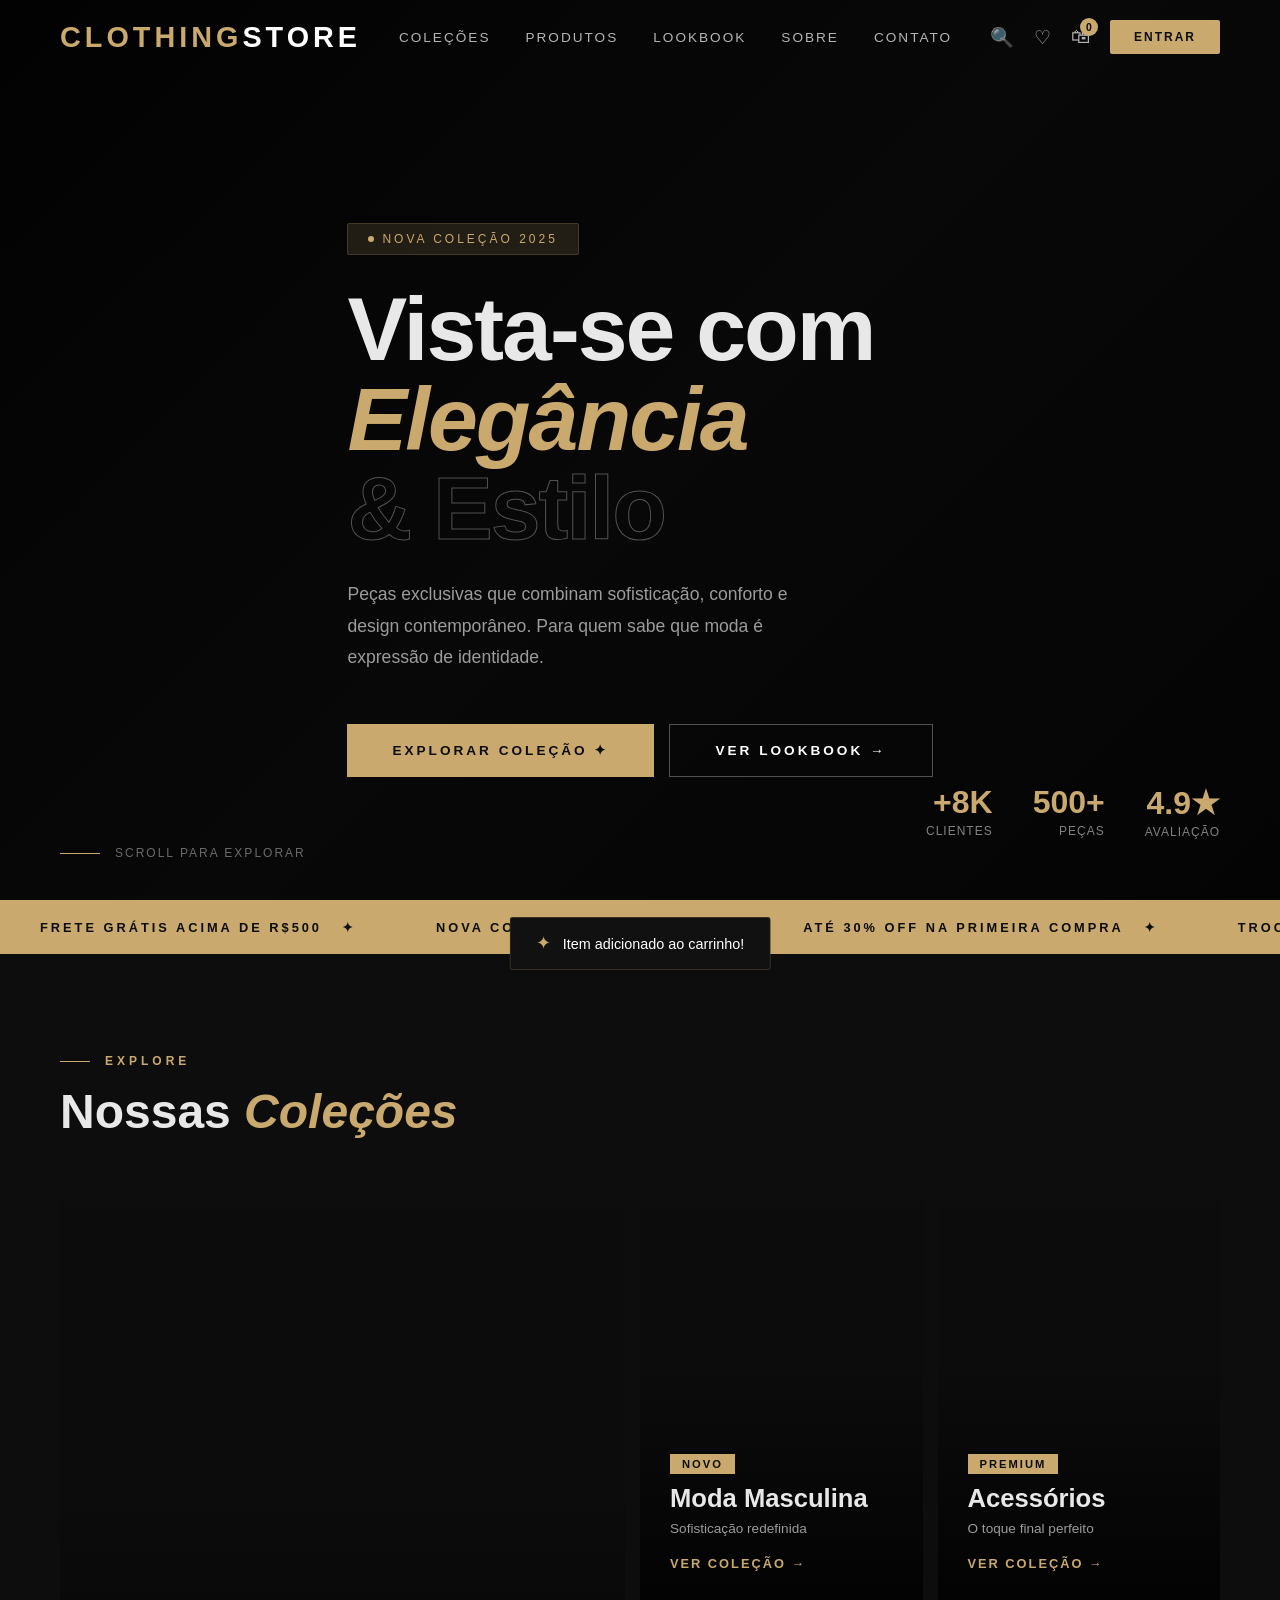
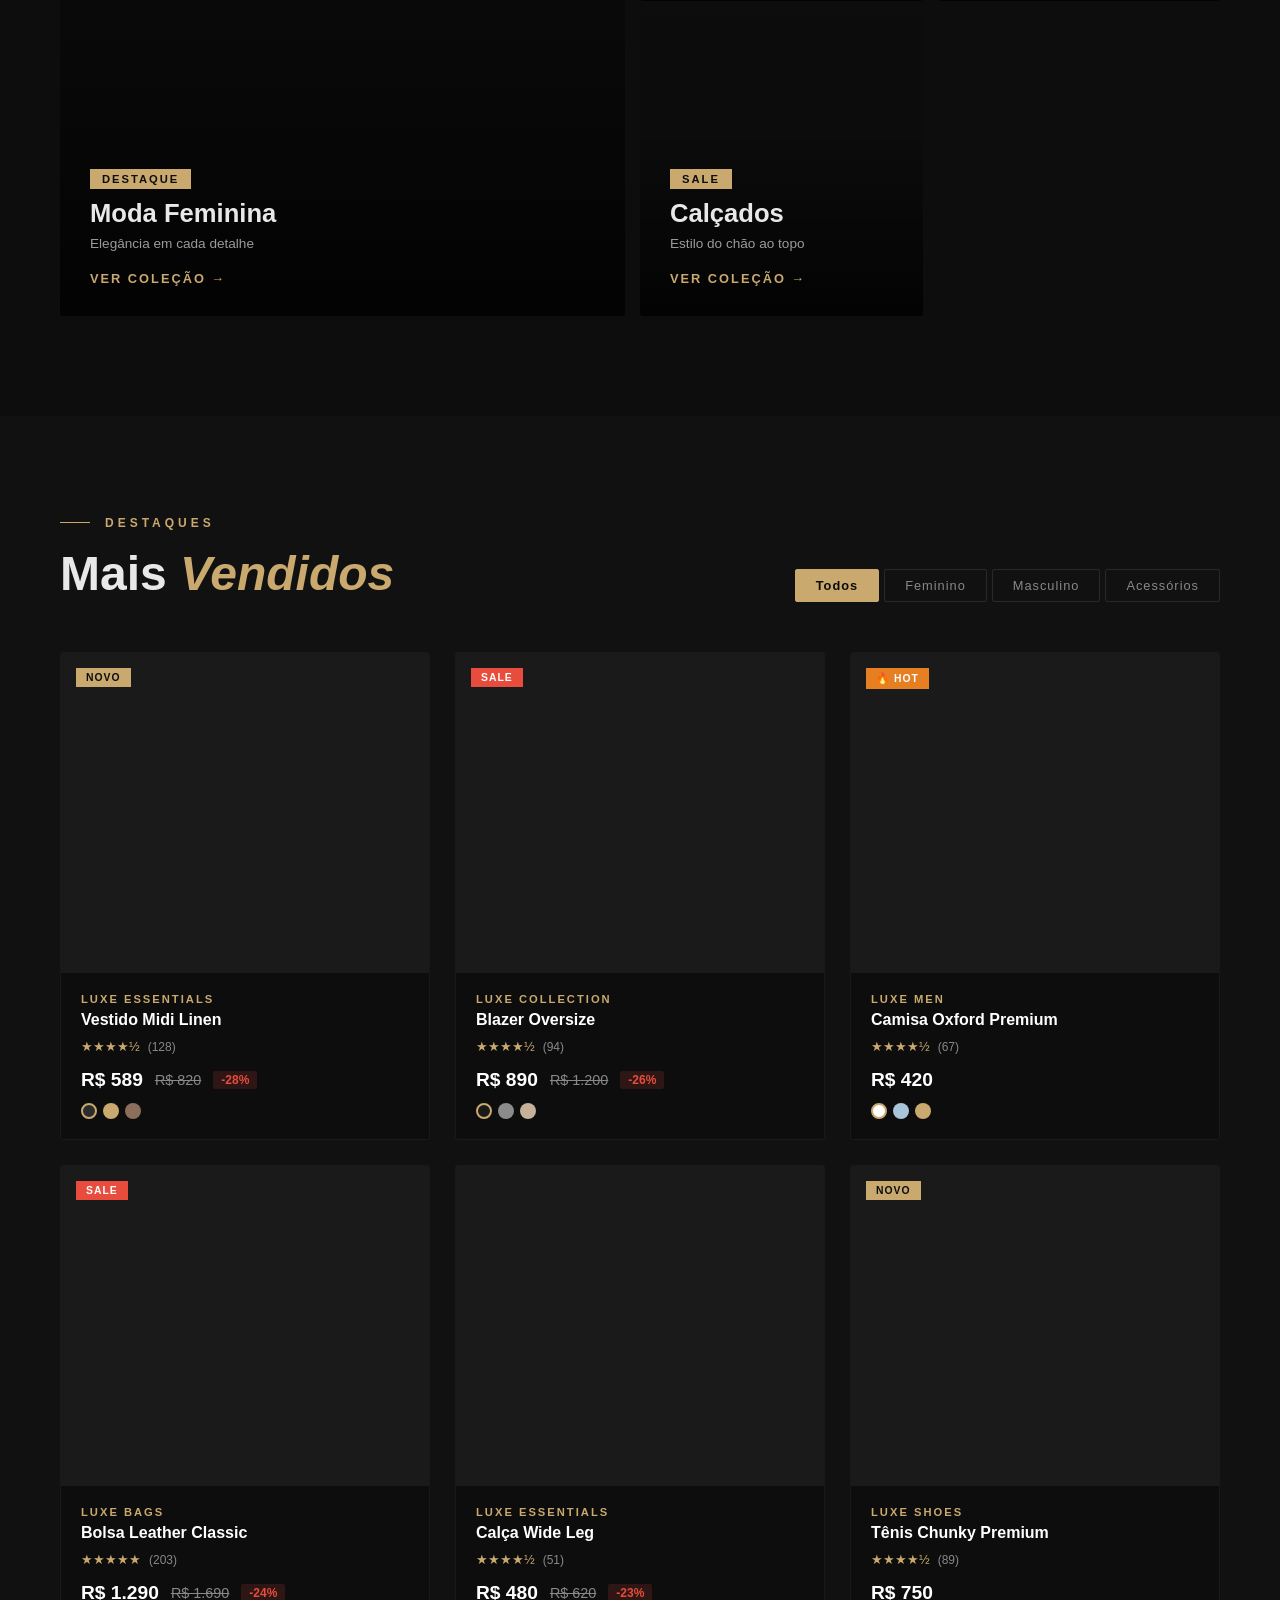
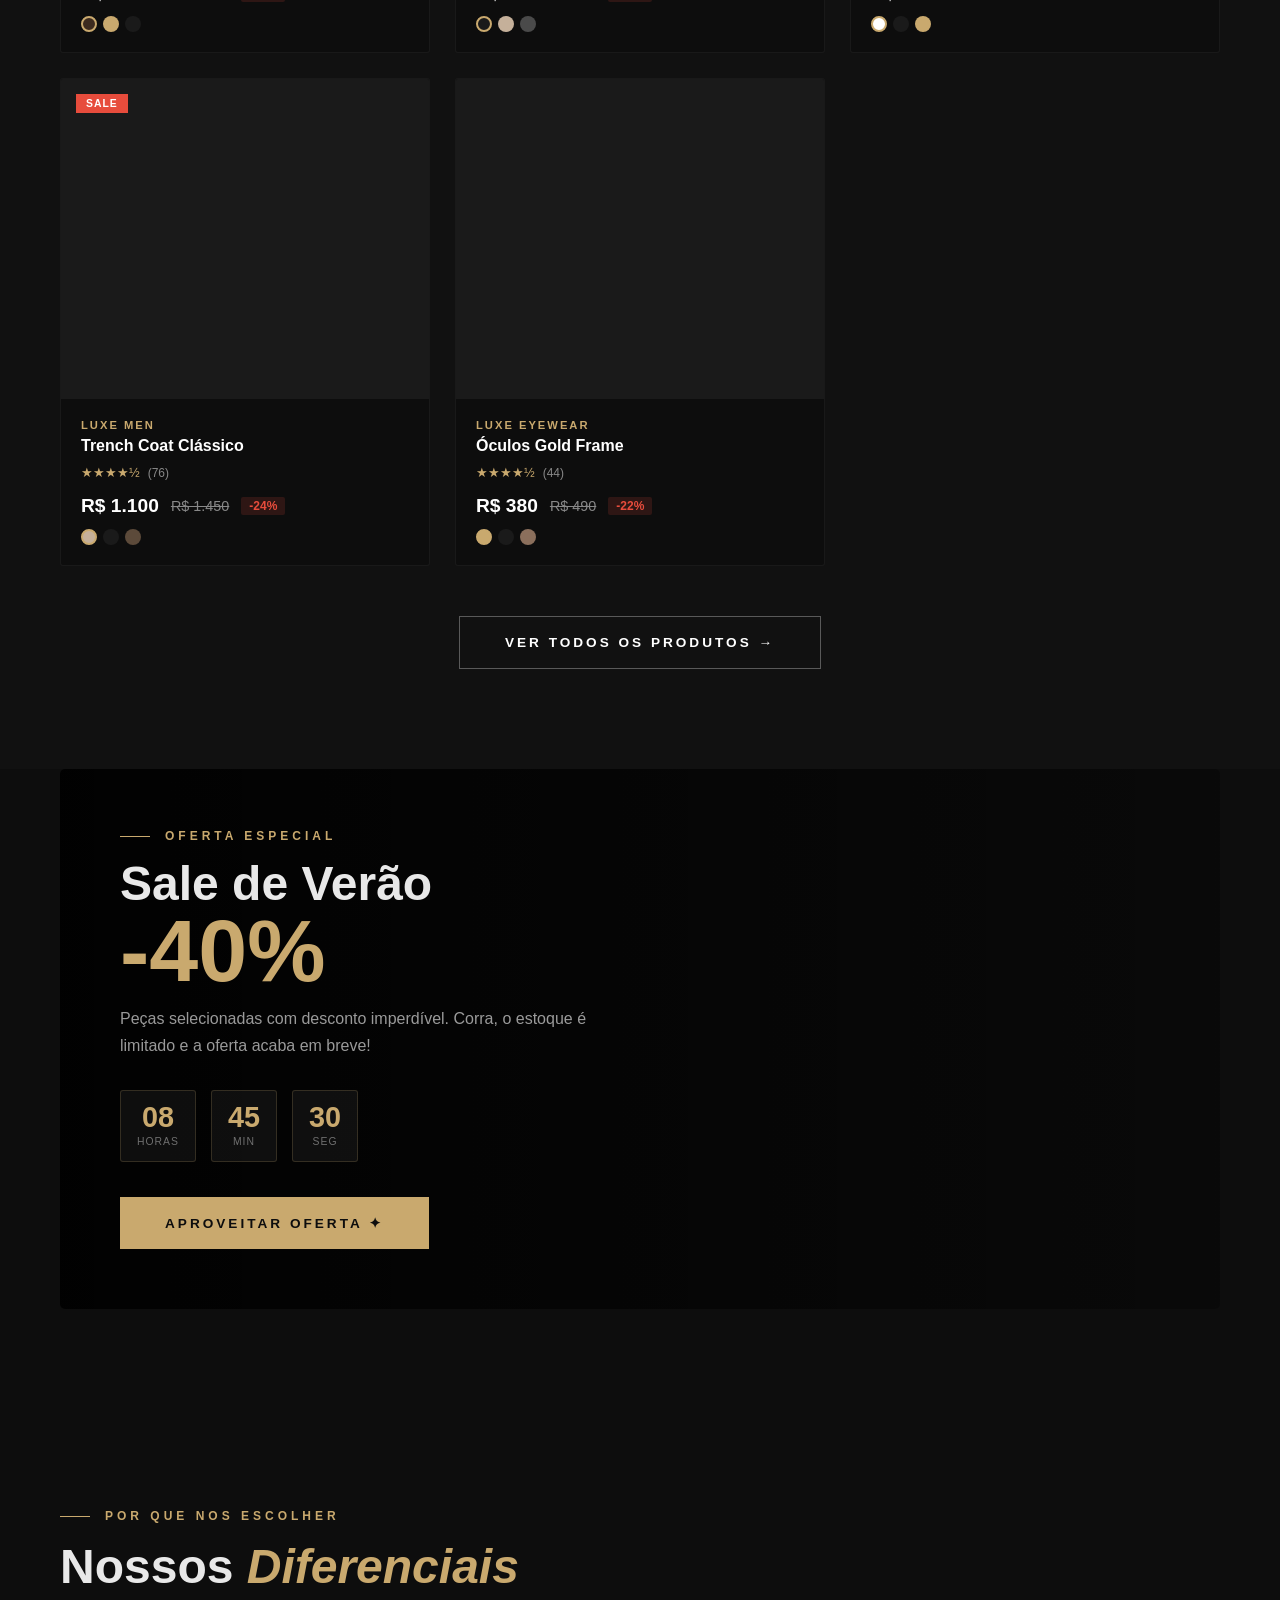
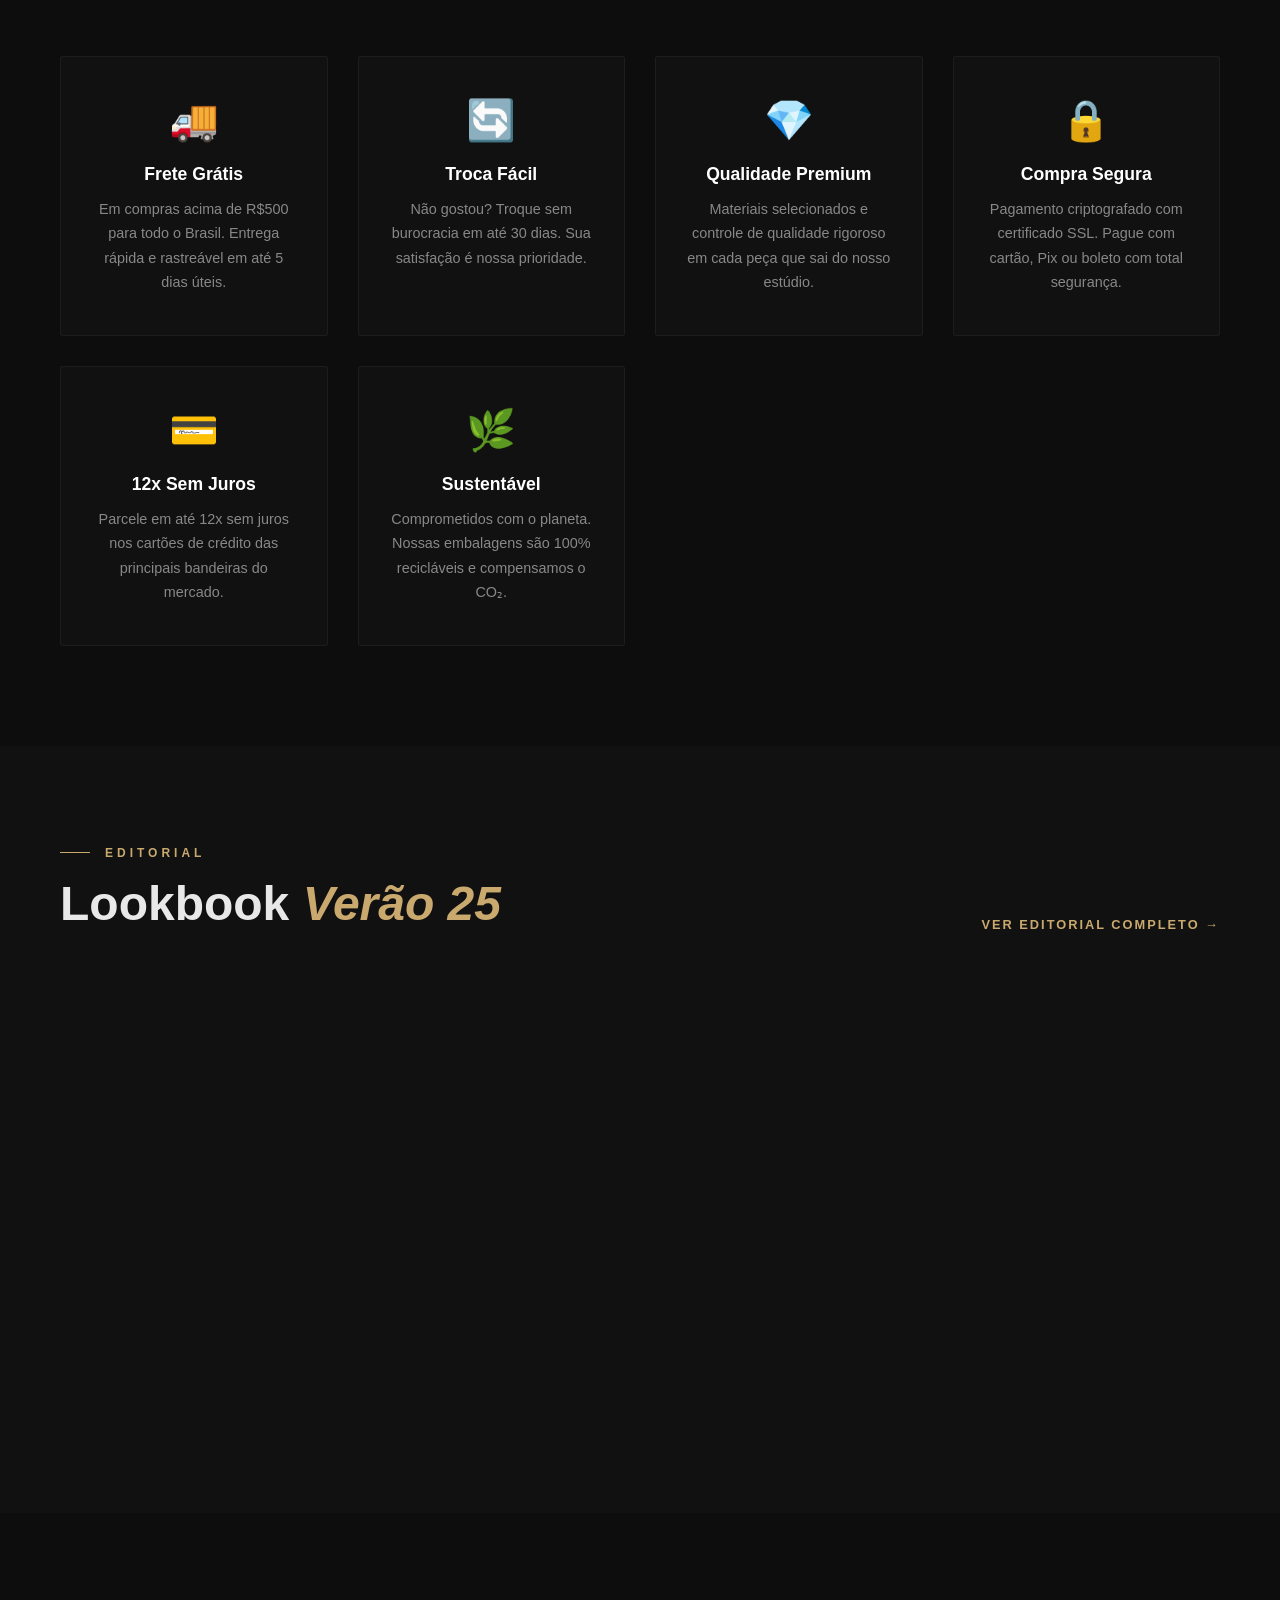
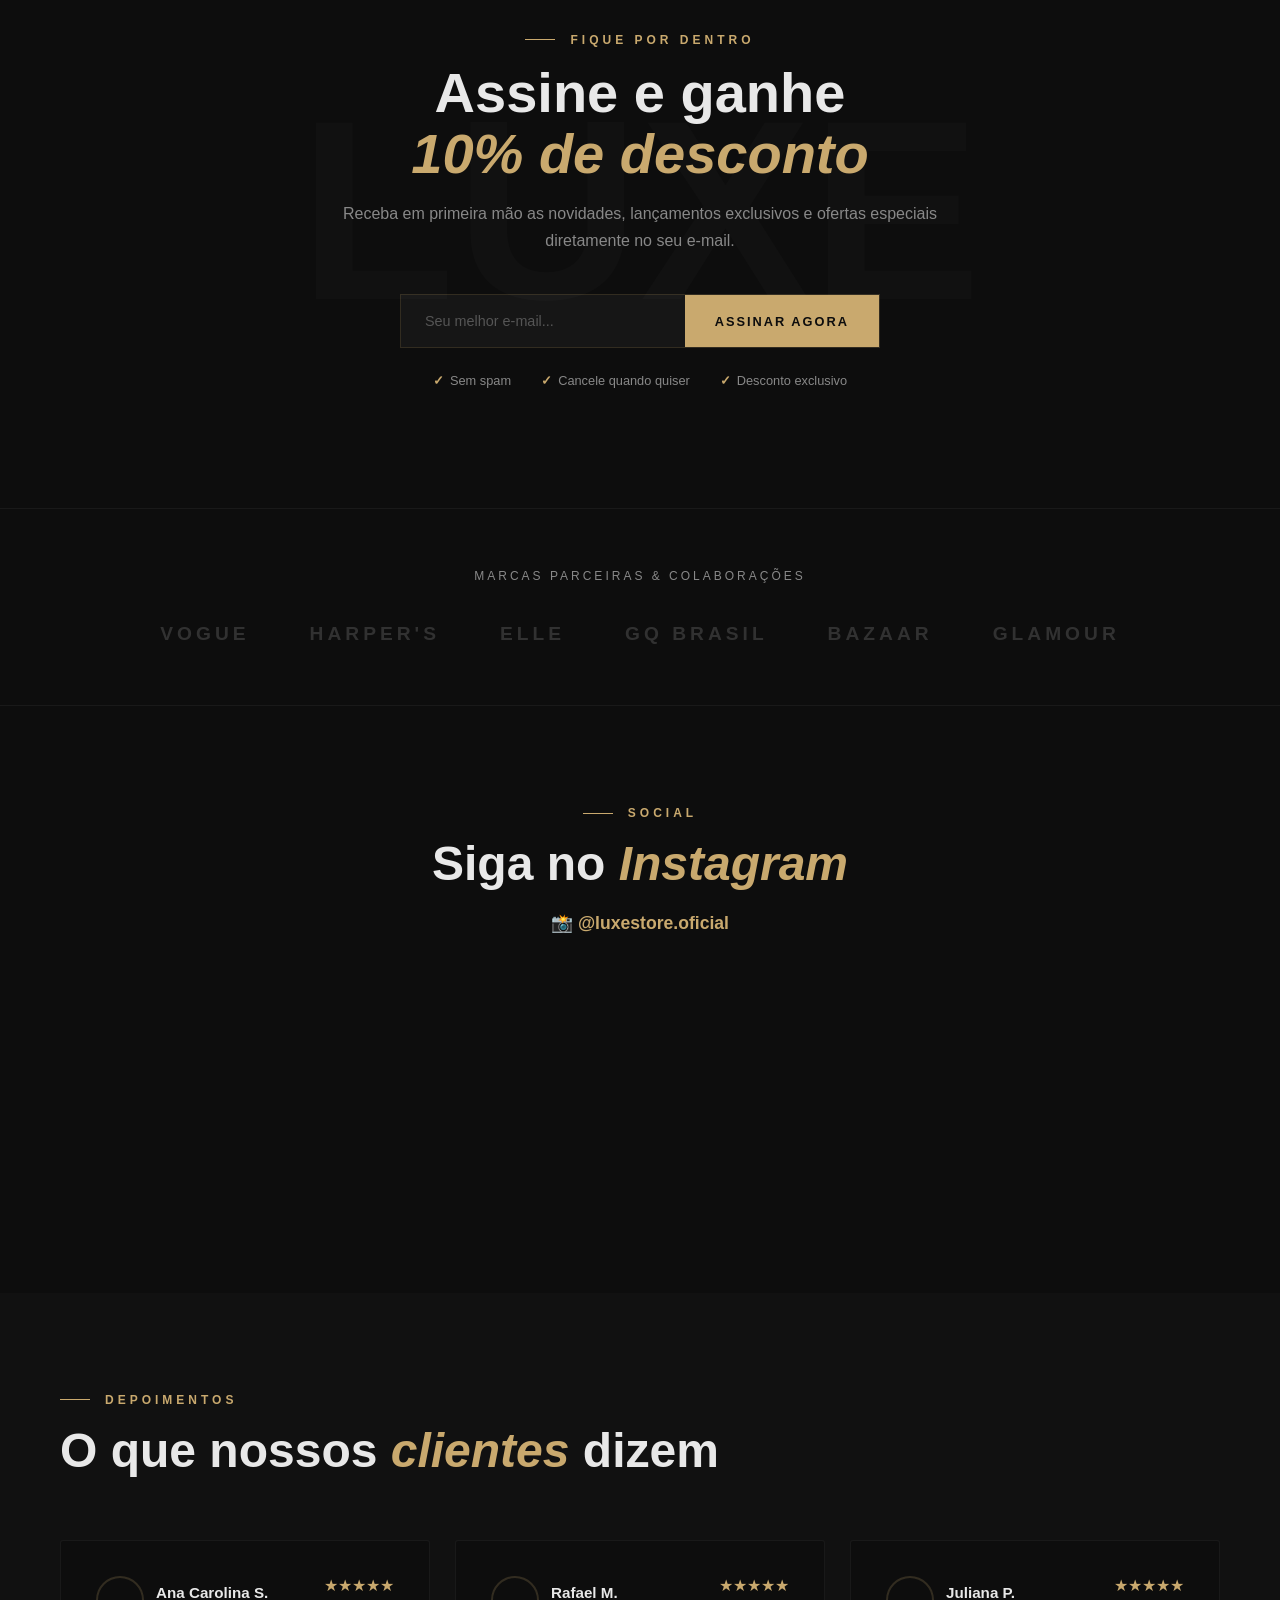
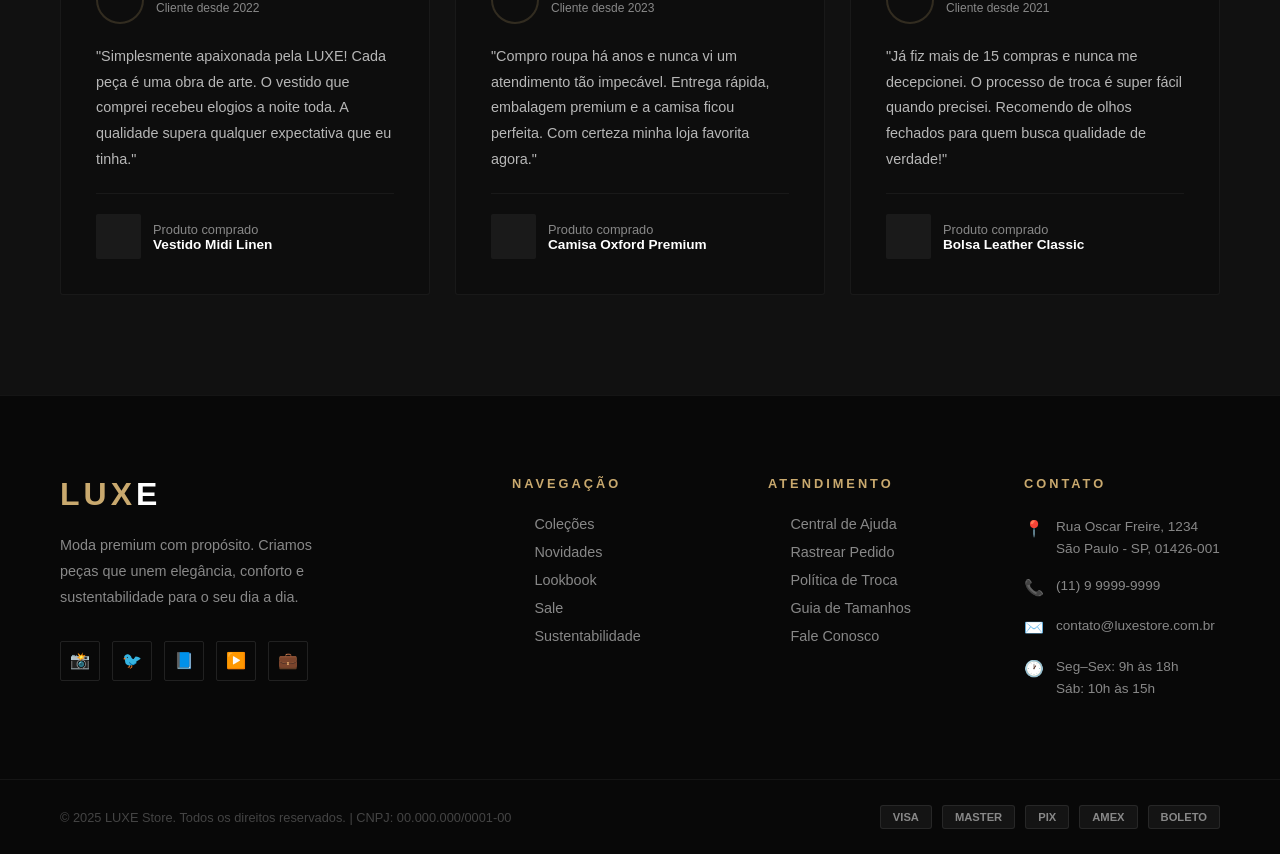
<file: index3.html>
<!DOCTYPE html>
<html lang="pt-BR">
<head>
    <meta charset="UTF-8">
    <meta name="viewport" content="width=device-width, initial-scale=1.0">
    <title>LUXE Store | Moda & Estilo Premium</title>
    <style>
        * {
            margin: 0;
            padding: 0;
            box-sizing: border-box;
        }

        :root {
            --primary: #c9a96e;
            --primary-dark: #a8834d;
            --secondary: #1a1a2e;
            --dark: #0d0d0d;
            --darker: #080808;
            --card-bg: #111111;
            --text: #e8e8e8;
            --text-muted: #888;
            --white: #ffffff;
            --gold: #c9a96e;
            --gold-light: #e8c98a;
            --border: rgba(201, 169, 110, 0.2);
        }

        html { scroll-behavior: smooth; }

        body {
            font-family: 'Segoe UI', Tahoma, Geneva, Verdana, sans-serif;
            background-color: var(--dark);
            color: var(--text);
            overflow-x: hidden;
        }

        /* ========== SCROLLBAR ========== */
        ::-webkit-scrollbar { width: 6px; }
        ::-webkit-scrollbar-track { background: var(--dark); }
        ::-webkit-scrollbar-thumb { background: var(--gold); border-radius: 3px; }

        /* ========== NAVBAR ========== */
        nav {
            position: fixed;
            top: 0;
            left: 0;
            right: 0;
            z-index: 1000;
            padding: 20px 60px;
            display: flex;
            align-items: center;
            justify-content: space-between;
            transition: all 0.4s;
            background: transparent;
        }

        nav.scrolled {
            background: rgba(10, 10, 10, 0.95);
            backdrop-filter: blur(20px);
            padding: 15px 60px;
            border-bottom: 1px solid var(--border);
        }

        .nav-logo {
            font-size: 1.8rem;
            font-weight: 900;
            letter-spacing: 4px;
            color: var(--gold);
            text-decoration: none;
        }

        .nav-logo span {
            color: var(--white);
        }

        .nav-links {
            display: flex;
            gap: 35px;
            list-style: none;
        }

        .nav-links a {
            color: rgba(255,255,255,0.7);
            text-decoration: none;
            font-size: 0.85rem;
            letter-spacing: 2px;
            text-transform: uppercase;
            transition: color 0.3s;
            position: relative;
        }

        .nav-links a::after {
            content: '';
            position: absolute;
            bottom: -4px;
            left: 0;
            width: 0;
            height: 1px;
            background: var(--gold);
            transition: width 0.3s;
        }

        .nav-links a:hover {
            color: var(--gold);
        }

        .nav-links a:hover::after { width: 100%; }

        .nav-actions {
            display: flex;
            align-items: center;
            gap: 20px;
        }

        .nav-icon {
            background: none;
            border: none;
            color: rgba(255,255,255,0.7);
            font-size: 1.2rem;
            cursor: pointer;
            transition: color 0.3s;
            position: relative;
        }

        .nav-icon:hover { color: var(--gold); }

        .cart-badge {
            position: absolute;
            top: -8px;
            right: -8px;
            width: 18px;
            height: 18px;
            background: var(--gold);
            border-radius: 50%;
            font-size: 0.65rem;
            display: flex;
            align-items: center;
            justify-content: center;
            color: var(--dark);
            font-weight: 700;
        }

        .btn-nav {
            background: var(--gold);
            color: var(--dark);
            padding: 10px 24px;
            border-radius: 2px;
            font-size: 0.75rem;
            font-weight: 700;
            letter-spacing: 2px;
            text-transform: uppercase;
            text-decoration: none;
            border: none;
            cursor: pointer;
            transition: all 0.3s;
        }

        .btn-nav:hover {
            background: var(--gold-light);
            transform: translateY(-2px);
        }

        .hamburger {
            display: none;
            flex-direction: column;
            gap: 5px;
            cursor: pointer;
            background: none;
            border: none;
        }

        .hamburger span {
            display: block;
            width: 25px;
            height: 2px;
            background: var(--white);
            transition: all 0.3s;
        }

        /* ========== HERO ========== */
        .hero {
            min-height: 100vh;
            position: relative;
            display: flex;
            align-items: center;
            overflow: hidden;
        }

        .hero-bg {
            position: absolute;
            inset: 0;
            background: linear-gradient(
                135deg,
                rgba(0,0,0,0.85) 0%,
                rgba(0,0,0,0.4) 50%,
                rgba(0,0,0,0.7) 100%
            );
            z-index: 1;
        }

        .hero-video-bg {
            position: absolute;
            inset: 0;
            background:
                url('https://images.unsplash.com/photo-1558769132-cb1aea458c5e?w=1920&q=80')
                center/cover no-repeat;
            z-index: 0;
            transform: scale(1.05);
            animation: slowZoom 20s ease infinite alternate;
        }

        @keyframes slowZoom {
            from { transform: scale(1); }
            to { transform: scale(1.08); }
        }

        .hero-content {
            position: relative;
            z-index: 2;
            max-width: 1300px;
            margin: 0 auto;
            padding: 0 60px;
            padding-top: 100px;
        }

        .hero-badge {
            display: inline-flex;
            align-items: center;
            gap: 8px;
            background: rgba(201, 169, 110, 0.15);
            border: 1px solid var(--border);
            color: var(--gold);
            padding: 8px 20px;
            border-radius: 2px;
            font-size: 0.75rem;
            letter-spacing: 3px;
            text-transform: uppercase;
            margin-bottom: 30px;
            animation: fadeInUp 0.8s ease both;
        }

        .hero-badge::before {
            content: '';
            width: 6px;
            height: 6px;
            background: var(--gold);
            border-radius: 50%;
            animation: blink 1.5s infinite;
        }

        @keyframes blink {
            0%, 100% { opacity: 1; }
            50% { opacity: 0; }
        }

        .hero h1 {
            font-size: clamp(3rem, 7vw, 6.5rem);
            font-weight: 900;
            line-height: 1;
            letter-spacing: -2px;
            margin-bottom: 25px;
            animation: fadeInUp 0.8s ease 0.2s both;
        }

        .hero h1 .line-gold {
            display: block;
            color: var(--gold);
            font-style: italic;
        }

        .hero h1 .line-outline {
            display: block;
            -webkit-text-stroke: 1px rgba(255,255,255,0.3);
            color: transparent;
        }

        .hero-sub {
            font-size: 1.1rem;
            color: rgba(255,255,255,0.6);
            max-width: 450px;
            line-height: 1.8;
            margin-bottom: 50px;
            animation: fadeInUp 0.8s ease 0.4s both;
        }

        .hero-buttons {
            display: flex;
            gap: 15px;
            flex-wrap: wrap;
            animation: fadeInUp 0.8s ease 0.6s both;
        }

        .btn-gold {
            background: var(--gold);
            color: var(--dark);
            padding: 18px 45px;
            font-size: 0.85rem;
            font-weight: 700;
            letter-spacing: 3px;
            text-transform: uppercase;
            text-decoration: none;
            border: none;
            cursor: pointer;
            transition: all 0.3s;
            display: inline-flex;
            align-items: center;
            gap: 10px;
        }

        .btn-gold:hover {
            background: var(--gold-light);
            transform: translateY(-3px);
            box-shadow: 0 15px 40px rgba(201, 169, 110, 0.4);
        }

        .btn-outline-white {
            background: transparent;
            color: var(--white);
            padding: 18px 45px;
            font-size: 0.85rem;
            font-weight: 600;
            letter-spacing: 3px;
            text-transform: uppercase;
            text-decoration: none;
            border: 1px solid rgba(255,255,255,0.3);
            cursor: pointer;
            transition: all 0.3s;
            display: inline-flex;
            align-items: center;
            gap: 10px;
        }

        .btn-outline-white:hover {
            border-color: var(--gold);
            color: var(--gold);
            transform: translateY(-3px);
        }

        .hero-stats {
            position: absolute;
            bottom: 60px;
            right: 60px;
            z-index: 2;
            display: flex;
            gap: 40px;
            animation: fadeInUp 0.8s ease 0.8s both;
        }

        .hero-stat {
            text-align: right;
        }

        .hero-stat strong {
            display: block;
            font-size: 2rem;
            font-weight: 900;
            color: var(--gold);
        }

        .hero-stat span {
            font-size: 0.75rem;
            color: rgba(255,255,255,0.5);
            letter-spacing: 1px;
            text-transform: uppercase;
        }

        .hero-scroll {
            position: absolute;
            bottom: 40px;
            left: 60px;
            z-index: 2;
            display: flex;
            align-items: center;
            gap: 15px;
            color: rgba(255,255,255,0.4);
            font-size: 0.75rem;
            letter-spacing: 2px;
            text-transform: uppercase;
        }

        .scroll-line {
            width: 40px;
            height: 1px;
            background: var(--gold);
            animation: scrollLine 2s ease infinite;
        }

        @keyframes scrollLine {
            0% { width: 20px; opacity: 0.5; }
            50% { width: 50px; opacity: 1; }
            100% { width: 20px; opacity: 0.5; }
        }

        /* ========== MARQUEE ========== */
        .marquee-section {
            background: var(--gold);
            padding: 18px 0;
            overflow: hidden;
            white-space: nowrap;
        }

        .marquee-track {
            display: inline-flex;
            animation: marquee 25s linear infinite;
        }

        .marquee-item {
            color: var(--dark);
            font-size: 0.8rem;
            font-weight: 700;
            letter-spacing: 3px;
            text-transform: uppercase;
            padding: 0 40px;
            display: inline-flex;
            align-items: center;
            gap: 20px;
        }

        .marquee-item::after {
            content: '✦';
        }

        @keyframes marquee {
            from { transform: translateX(0); }
            to { transform: translateX(-50%); }
        }

        /* ========== CATEGORIES ========== */
        .categories {
            padding: 100px 60px;
            max-width: 1400px;
            margin: 0 auto;
        }

        .section-label {
            display: flex;
            align-items: center;
            gap: 15px;
            margin-bottom: 15px;
        }

        .section-label span {
            font-size: 0.75rem;
            letter-spacing: 4px;
            text-transform: uppercase;
            color: var(--gold);
            font-weight: 600;
        }

        .section-label::before {
            content: '';
            width: 30px;
            height: 1px;
            background: var(--gold);
        }

        .section-title {
            font-size: clamp(1.8rem, 4vw, 3rem);
            font-weight: 800;
            margin-bottom: 60px;
            line-height: 1.2;
        }

        .section-title em {
            font-style: italic;
            color: var(--gold);
        }

        .categories-grid {
            display: grid;
            grid-template-columns: 2fr 1fr 1fr;
            grid-template-rows: 400px 300px;
            gap: 15px;
        }

        .cat-card {
            position: relative;
            overflow: hidden;
            cursor: pointer;
            border-radius: 3px;
        }

        .cat-card:first-child {
            grid-row: 1 / 3;
        }

        .cat-bg {
            width: 100%;
            height: 100%;
            background-size: cover;
            background-position: center;
            transition: transform 0.6s ease;
        }

        .cat-card:hover .cat-bg {
            transform: scale(1.08);
        }

        .cat-overlay {
            position: absolute;
            inset: 0;
            background: linear-gradient(to top, rgba(0,0,0,0.8) 0%, rgba(0,0,0,0.1) 60%);
            display: flex;
            flex-direction: column;
            justify-content: flex-end;
            padding: 30px;
            transition: background 0.3s;
        }

        .cat-card:hover .cat-overlay {
            background: linear-gradient(to top, rgba(0,0,0,0.9) 0%, rgba(0,0,0,0.3) 60%);
        }

        .cat-tag {
            display: inline-block;
            background: var(--gold);
            color: var(--dark);
            padding: 4px 12px;
            font-size: 0.7rem;
            font-weight: 700;
            letter-spacing: 2px;
            text-transform: uppercase;
            margin-bottom: 10px;
            width: fit-content;
        }

        .cat-overlay h3 {
            font-size: 1.6rem;
            font-weight: 800;
            margin-bottom: 8px;
        }

        .cat-overlay p {
            color: rgba(255,255,255,0.6);
            font-size: 0.85rem;
            margin-bottom: 20px;
        }

        .cat-link {
            display: inline-flex;
            align-items: center;
            gap: 8px;
            color: var(--gold);
            font-size: 0.8rem;
            font-weight: 700;
            letter-spacing: 2px;
            text-transform: uppercase;
            text-decoration: none;
            transition: gap 0.3s;
        }

        .cat-link:hover { gap: 15px; }

        /* ========== PRODUCTS ========== */
        .products {
            padding: 100px 60px;
            background: var(--card-bg);
        }

        .products-inner {
            max-width: 1400px;
            margin: 0 auto;
        }

        .products-header {
            display: flex;
            justify-content: space-between;
            align-items: flex-end;
            margin-bottom: 50px;
            flex-wrap: wrap;
            gap: 20px;
        }

        .filter-tabs {
            display: flex;
            gap: 5px;
            flex-wrap: wrap;
        }

        .filter-tab {
            background: transparent;
            border: 1px solid rgba(255,255,255,0.1);
            color: var(--text-muted);
            padding: 8px 20px;
            font-size: 0.8rem;
            letter-spacing: 1px;
            cursor: pointer;
            transition: all 0.3s;
            border-radius: 2px;
        }

        .filter-tab.active,
        .filter-tab:hover {
            background: var(--gold);
            border-color: var(--gold);
            color: var(--dark);
            font-weight: 700;
        }

        .products-grid {
            display: grid;
            grid-template-columns: repeat(auto-fill, minmax(280px, 1fr));
            gap: 25px;
        }

        .product-card {
            background: var(--dark);
            border-radius: 3px;
            overflow: hidden;
            border: 1px solid rgba(255,255,255,0.05);
            transition: all 0.4s;
            position: relative;
        }

        .product-card:hover {
            transform: translateY(-8px);
            border-color: var(--border);
            box-shadow: 0 20px 60px rgba(0,0,0,0.5);
        }

        .product-image {
            position: relative;
            height: 320px;
            overflow: hidden;
            background: #1a1a1a;
        }

        .product-img {
            width: 100%;
            height: 100%;
            background-size: cover;
            background-position: center;
            transition: transform 0.6s ease;
        }

        .product-card:hover .product-img { transform: scale(1.08); }

        .product-badges {
            position: absolute;
            top: 15px;
            left: 15px;
            display: flex;
            flex-direction: column;
            gap: 5px;
            z-index: 2;
        }

        .badge-new, .badge-sale, .badge-hot {
            padding: 4px 10px;
            font-size: 0.65rem;
            font-weight: 700;
            letter-spacing: 1px;
            text-transform: uppercase;
        }

        .badge-new { background: var(--gold); color: var(--dark); }
        .badge-sale { background: #e74c3c; color: white; }
        .badge-hot { background: #e67e22; color: white; }

        .product-actions {
            position: absolute;
            top: 15px;
            right: 15px;
            display: flex;
            flex-direction: column;
            gap: 8px;
            z-index: 2;
            opacity: 0;
            transform: translateX(20px);
            transition: all 0.3s;
        }

        .product-card:hover .product-actions {
            opacity: 1;
            transform: translateX(0);
        }

        .action-btn {
            width: 38px;
            height: 38px;
            background: rgba(255,255,255,0.95);
            border: none;
            border-radius: 2px;
            display: flex;
            align-items: center;
            justify-content: center;
            cursor: pointer;
            font-size: 1rem;
            transition: all 0.3s;
            color: var(--dark);
        }

        .action-btn:hover {
            background: var(--gold);
            transform: scale(1.1);
        }

        .add-cart-overlay {
            position: absolute;
            bottom: 0;
            left: 0;
            right: 0;
            background: var(--gold);
            color: var(--dark);
            padding: 14px;
            text-align: center;
            font-size: 0.78rem;
            font-weight: 700;
            letter-spacing: 2px;
            text-transform: uppercase;
            cursor: pointer;
            transform: translateY(100%);
            transition: transform 0.3s ease;
            border: none;
            width: 100%;
        }

        .product-card:hover .add-cart-overlay { transform: translateY(0); }
        .add-cart-overlay:hover { background: var(--gold-light); }

        .product-info {
            padding: 20px;
        }

        .product-brand {
            font-size: 0.7rem;
            color: var(--gold);
            letter-spacing: 2px;
            text-transform: uppercase;
            font-weight: 600;
            margin-bottom: 6px;
        }

        .product-name {
            font-size: 1rem;
            font-weight: 600;
            margin-bottom: 10px;
            color: var(--white);
        }

        .product-rating {
            display: flex;
            align-items: center;
            gap: 8px;
            margin-bottom: 15px;
        }

        .stars-small {
            color: var(--gold);
            font-size: 0.8rem;
        }

        .rating-count {
            font-size: 0.75rem;
            color: var(--text-muted);
        }

        .product-price {
            display: flex;
            align-items: center;
            gap: 12px;
        }

        .price-current {
            font-size: 1.2rem;
            font-weight: 800;
            color: var(--white);
        }

        .price-old {
            font-size: 0.9rem;
            color: var(--text-muted);
            text-decoration: line-through;
        }

        .price-off {
            font-size: 0.75rem;
            background: rgba(231, 76, 60, 0.15);
            color: #e74c3c;
            padding: 2px 8px;
            border-radius: 2px;
            font-weight: 700;
        }

        .color-options {
            display: flex;
            gap: 6px;
            margin-top: 12px;
        }

        .color-dot {
            width: 16px;
            height: 16px;
            border-radius: 50%;
            cursor: pointer;
            border: 2px solid transparent;
            transition: border-color 0.2s;
        }

        .color-dot:hover, .color-dot.active {
            border-color: var(--gold);
        }

        /* ========== BANNER PROMO ========== */
        .promo-banner {
            margin: 0 60px;
            border-radius: 5px;
            overflow: hidden;
            position: relative;
            min-height: 350px;
            display: flex;
            align-items: center;
        }

        .promo-bg {
            position: absolute;
            inset: 0;
            background:
                url('https://images.unsplash.com/photo-1490481651871-ab68de25d43d?w=1920&q=80')
                center/cover no-repeat;
        }

        .promo-overlay {
            position: absolute;
            inset: 0;
            background: linear-gradient(90deg, rgba(0,0,0,0.9) 0%, rgba(0,0,0,0.3) 100%);
        }

        .promo-content {
            position: relative;
            z-index: 1;
            padding: 60px;
            max-width: 600px;
        }

        .promo-content .section-label {
            margin-bottom: 15px;
        }

        .promo-content h2 {
            font-size: clamp(1.8rem, 4vw, 3rem);
            font-weight: 900;
            margin-bottom: 15px;
            line-height: 1.1;
        }

        .promo-content h2 span {
            color: var(--gold);
            font-size: clamp(3rem, 7vw, 5.5rem);
            display: block;
            line-height: 0.9;
        }

        .promo-content p {
            color: rgba(255,255,255,0.6);
            margin-bottom: 30px;
            font-size: 1rem;
            line-height: 1.7;
        }

        .countdown {
            display: flex;
            gap: 15px;
            margin-bottom: 35px;
        }

        .countdown-item {
            text-align: center;
            background: rgba(255,255,255,0.05);
            border: 1px solid var(--border);
            padding: 12px 16px;
            border-radius: 3px;
            min-width: 65px;
        }

        .countdown-item strong {
            display: block;
            font-size: 1.8rem;
            font-weight: 900;
            color: var(--gold);
            line-height: 1;
        }

        .countdown-item span {
            font-size: 0.65rem;
            color: rgba(255,255,255,0.4);
            letter-spacing: 1px;
            text-transform: uppercase;
        }

        /* ========== FEATURES ========== */
        .features {
            padding: 100px 60px;
            max-width: 1400px;
            margin: 0 auto;
        }

        .features-grid {
            display: grid;
            grid-template-columns: repeat(auto-fit, minmax(250px, 1fr));
            gap: 30px;
        }

        .feature-card {
            background: var(--card-bg);
            border: 1px solid rgba(255,255,255,0.05);
            border-radius: 3px;
            padding: 40px 30px;
            text-align: center;
            transition: all 0.3s;
            position: relative;
            overflow: hidden;
        }

        .feature-card::before {
            content: '';
            position: absolute;
            bottom: 0;
            left: 0;
            width: 0;
            height: 2px;
            background: var(--gold);
            transition: width 0.4s;
        }

        .feature-card:hover::before { width: 100%; }

        .feature-card:hover {
            border-color: var(--border);
            transform: translateY(-5px);
        }

        .feature-icon {
            font-size: 2.5rem;
            margin-bottom: 20px;
            display: block;
        }

        .feature-card h3 {
            font-size: 1.1rem;
            font-weight: 700;
            margin-bottom: 12px;
            color: var(--white);
        }

        .feature-card p {
            color: var(--text-muted);
            font-size: 0.9rem;
            line-height: 1.7;
        }

        /* ========== LOOKBOOK ========== */
        .lookbook {
            padding: 100px 60px;
            background: var(--card-bg);
        }

        .lookbook-inner {
            max-width: 1400px;
            margin: 0 auto;
        }

        .lookbook-header {
            display: flex;
            justify-content: space-between;
            align-items: flex-end;
            margin-bottom: 50px;
        }

        .lookbook-grid {
            display: grid;
            grid-template-columns: repeat(4, 1fr);
            gap: 15px;
        }

        .look-card {
            position: relative;
            border-radius: 3px;
            overflow: hidden;
            cursor: pointer;
        }

        .look-card:nth-child(2) {
            margin-top: 40px;
        }

        .look-card:nth-child(4) {
            margin-top: -40px;
        }

        .look-img {
            width: 100%;
            padding-bottom: 140%;
            background-size: cover;
            background-position: center;
            transition: transform 0.6s;
        }

        .look-card:hover .look-img { transform: scale(1.06); }

        .look-overlay {
            position: absolute;
            inset: 0;
            background: rgba(0,0,0,0);
            display: flex;
            align-items: center;
            justify-content: center;
            transition: background 0.3s;
        }

        .look-card:hover .look-overlay { background: rgba(0,0,0,0.4); }

        .look-btn {
            background: var(--white);
            color: var(--dark);
            padding: 12px 24px;
            font-size: 0.75rem;
            font-weight: 700;
            letter-spacing: 2px;
            text-transform: uppercase;
            border: none;
            cursor: pointer;
            opacity: 0;
            transform: translateY(15px);
            transition: all 0.3s;
        }

        .look-card:hover .look-btn {
            opacity: 1;
            transform: translateY(0);
        }

        /* ========== NEWSLETTER ========== */
        .newsletter {
            padding: 120px 60px;
            text-align: center;
            position: relative;
            overflow: hidden;
        }

        .newsletter::before {
            content: 'LUXE';
            position: absolute;
            font-size: 20vw;
            font-weight: 900;
            color: rgba(255,255,255,0.02);
            top: 50%;
            left: 50%;
            transform: translate(-50%, -50%);
            white-space: nowrap;
            pointer-events: none;
        }

        .newsletter-inner {
            position: relative;
            z-index: 1;
            max-width: 600px;
            margin: 0 auto;
        }

        .newsletter h2 {
            font-size: clamp(2rem, 5vw, 3.5rem);
            font-weight: 900;
            margin-bottom: 15px;
            line-height: 1.1;
        }

        .newsletter h2 em {
            font-style: italic;
            color: var(--gold);
        }

        .newsletter p {
            color: var(--text-muted);
            margin-bottom: 40px;
            font-size: 1rem;
            line-height: 1.7;
        }

        .newsletter-form {
            display: flex;
            gap: 0;
            max-width: 480px;
            margin: 0 auto;
            border: 1px solid var(--border);
        }

        .newsletter-form input {
            flex: 1;
            padding: 18px 24px;
            background: rgba(255,255,255,0.04);
            border: none;
            color: var(--white);
            font-size: 0.9rem;
            outline: none;
        }

        .newsletter-form input::placeholder { color: #555; }

        .newsletter-form button {
            background: var(--gold);
            color: var(--dark);
            padding: 18px 30px;
            border: none;
            font-size: 0.8rem;
            font-weight: 700;
            letter-spacing: 2px;
            text-transform: uppercase;
            cursor: pointer;
            transition: background 0.3s;
            white-space: nowrap;
        }

        .newsletter-form button:hover { background: var(--gold-light); }

        .newsletter-perks {
            display: flex;
            justify-content: center;
            gap: 30px;
            margin-top: 25px;
            flex-wrap: wrap;
        }

        .newsletter-perks span {
            font-size: 0.8rem;
            color: var(--text-muted);
            display: flex;
            align-items: center;
            gap: 6px;
        }

        .newsletter-perks span::before {
            content: '✓';
            color: var(--gold);
            font-weight: 700;
        }

        /* ========== BRANDS ========== */
        .brands {
            padding: 60px;
            border-top: 1px solid rgba(255,255,255,0.05);
            border-bottom: 1px solid rgba(255,255,255,0.05);
        }

        .brands-inner {
            max-width: 1400px;
            margin: 0 auto;
        }

        .brands p {
            text-align: center;
            font-size: 0.75rem;
            letter-spacing: 3px;
            text-transform: uppercase;
            color: var(--text-muted);
            margin-bottom: 40px;
        }

        .brands-logos {
            display: flex;
            justify-content: center;
            align-items: center;
            gap: 60px;
            flex-wrap: wrap;
        }

        .brand-logo {
            font-size: 1.2rem;
            font-weight: 900;
            letter-spacing: 4px;
            color: rgba(255,255,255,0.15);
            text-transform: uppercase;
            transition: color 0.3s;
            cursor: default;
        }

        .brand-logo:hover { color: var(--gold); }

        /* ========== INSTAGRAM ========== */
        .instagram {
            padding: 100px 0;
        }

        .instagram-inner {
            max-width: 1400px;
            margin: 0 auto;
            padding: 0 60px;
            text-align: center;
            margin-bottom: 50px;
        }

        .instagram-handle {
            display: inline-flex;
            align-items: center;
            gap: 8px;
            color: var(--gold);
            font-size: 1.1rem;
            font-weight: 600;
            text-decoration: none;
            margin-top: 10px;
        }

        .insta-grid {
            display: grid;
            grid-template-columns: repeat(6, 1fr);
            gap: 5px;
        }

        .insta-item {
            position: relative;
            overflow: hidden;
            cursor: pointer;
            padding-bottom: 100%;
        }

        .insta-bg {
            position: absolute;
            inset: 0;
            background-size: cover;
            background-position: center;
            transition: transform 0.4s;
        }

        .insta-item:hover .insta-bg { transform: scale(1.1); }

        .insta-overlay {
            position: absolute;
            inset: 0;
            background: rgba(201, 169, 110, 0);
            display: flex;
            align-items: center;
            justify-content: center;
            font-size: 1.5rem;
            opacity: 0;
            transition: all 0.3s;
        }

        .insta-item:hover .insta-overlay {
            background: rgba(201, 169, 110, 0.7);
            opacity: 1;
        }

        /* ========== TESTIMONIALS ========== */
        .testimonials {
            padding: 100px 60px;
            background: var(--card-bg);
        }

        .testimonials-inner {
            max-width: 1400px;
            margin: 0 auto;
        }

        .testimonials-grid {
            display: grid;
            grid-template-columns: repeat(auto-fit, minmax(300px, 1fr));
            gap: 25px;
            margin-top: 60px;
        }

        .review-card {
            background: var(--dark);
            border: 1px solid rgba(255,255,255,0.05);
            border-radius: 3px;
            padding: 35px;
            transition: all 0.3s;
        }

        .review-card:hover {
            border-color: var(--border);
            transform: translateY(-5px);
        }

        .review-header {
            display: flex;
            justify-content: space-between;
            align-items: flex-start;
            margin-bottom: 20px;
        }

        .reviewer {
            display: flex;
            align-items: center;
            gap: 12px;
        }

        .reviewer-avatar {
            width: 48px;
            height: 48px;
            border-radius: 50%;
            background-size: cover;
            background-position: center;
            border: 2px solid var(--border);
        }

        .reviewer-name {
            font-size: 0.95rem;
            font-weight: 700;
        }

        .reviewer-since {
            font-size: 0.75rem;
            color: var(--text-muted);
        }

        .review-stars { color: var(--gold); }

        .review-text {
            color: rgba(255,255,255,0.7);
            line-height: 1.8;
            font-size: 0.9rem;
            margin-bottom: 20px;
        }

        .review-product {
            display: flex;
            align-items: center;
            gap: 12px;
            padding-top: 20px;
            border-top: 1px solid rgba(255,255,255,0.05);
        }

        .review-prod-img {
            width: 45px;
            height: 45px;
            background: #1a1a1a;
            border-radius: 2px;
            background-size: cover;
            background-position: center;
        }

        .review-prod-name {
            font-size: 0.8rem;
            color: var(--text-muted);
        }

        .review-prod-name strong {
            display: block;
            color: var(--white);
            font-size: 0.85rem;
        }

        /* ========== FOOTER ========== */
        footer {
            background: #080808;
            border-top: 1px solid rgba(255,255,255,0.05);
        }

        .footer-top {
            display: grid;
            grid-template-columns: 2fr 1fr 1fr 1fr;
            gap: 60px;
            padding: 80px 60px;
            max-width: 1400px;
            margin: 0 auto;
        }

        .footer-brand .nav-logo {
            font-size: 2rem;
            display: block;
            margin-bottom: 20px;
        }

        .footer-brand p {
            color: var(--text-muted);
            font-size: 0.9rem;
            line-height: 1.8;
            margin-bottom: 30px;
            max-width: 280px;
        }

        .social-links {
            display: flex;
            gap: 12px;
        }

        .social-btn {
            width: 40px;
            height: 40px;
            border: 1px solid rgba(255,255,255,0.1);
            border-radius: 2px;
            display: flex;
            align-items: center;
            justify-content: center;
            color: var(--text-muted);
            font-size: 1rem;
            text-decoration: none;
            transition: all 0.3s;
        }

        .social-btn:hover {
            border-color: var(--gold);
            color: var(--gold);
            transform: translateY(-3px);
        }

        .footer-col h4 {
            font-size: 0.8rem;
            letter-spacing: 3px;
            text-transform: uppercase;
            color: var(--gold);
            margin-bottom: 25px;
            font-weight: 700;
        }

        .footer-col ul {
            list-style: none;
            display: flex;
            flex-direction: column;
            gap: 12px;
        }

        .footer-col ul a {
            color: var(--text-muted);
            text-decoration: none;
            font-size: 0.9rem;
            transition: all 0.3s;
            display: flex;
            align-items: center;
            gap: 8px;
        }

        .footer-col ul a::before {
            content: '→';
            opacity: 0;
            transform: translateX(-5px);
            transition: all 0.3s;
        }

        .footer-col ul a:hover {
            color: var(--gold);
            padding-left: 5px;
        }

        .footer-col ul a:hover::before {
            opacity: 1;
            transform: translateX(0);
        }

        .footer-contact {
            display: flex;
            flex-direction: column;
            gap: 15px;
        }

        .contact-item {
            display: flex;
            gap: 12px;
            align-items: flex-start;
        }

        .contact-item .icon {
            color: var(--gold);
            font-size: 1rem;
            flex-shrink: 0;
        }

        .contact-item span {
            color: var(--text-muted);
            font-size: 0.85rem;
            line-height: 1.6;
        }

        .footer-bottom {
            border-top: 1px solid rgba(255,255,255,0.05);
            padding: 25px 60px;
            display: flex;
            justify-content: space-between;
            align-items: center;
            max-width: 1400px;
            margin: 0 auto;
            flex-wrap: wrap;
            gap: 15px;
        }

        .footer-bottom p {
            color: #444;
            font-size: 0.8rem;
        }

        .payment-icons {
            display: flex;
            gap: 10px;
        }

        .payment-icon {
            background: rgba(255,255,255,0.05);
            border: 1px solid rgba(255,255,255,0.08);
            padding: 5px 12px;
            border-radius: 3px;
            font-size: 0.7rem;
            color: var(--text-muted);
            font-weight: 600;
        }

        /* ========== CART SIDEBAR ========== */
        .cart-sidebar {
            position: fixed;
            right: -420px;
            top: 0;
            width: 420px;
            height: 100vh;
            background: #0d0d0d;
            border-left: 1px solid rgba(255,255,255,0.08);
            z-index: 2000;
            transition: right 0.4s ease;
            display: flex;
            flex-direction: column;
        }

        .cart-sidebar.open { right: 0; }

        .cart-header {
            display: flex;
            justify-content: space-between;
            align-items: center;
            padding: 25px 30px;
            border-bottom: 1px solid rgba(255,255,255,0.08);
        }

        .cart-header h3 {
            font-size: 1rem;
            letter-spacing: 3px;
            text-transform: uppercase;
            font-weight: 700;
        }

        .cart-close {
            background: none;
            border: none;
            color: var(--text-muted);
            font-size: 1.5rem;
            cursor: pointer;
            transition: color 0.3s;
        }

        .cart-close:hover { color: var(--gold); }

        .cart-items {
            flex: 1;
            overflow-y: auto;
            padding: 20px 30px;
            display: flex;
            flex-direction: column;
            gap: 20px;
        }

        .cart-empty {
            flex: 1;
            display: flex;
            flex-direction: column;
            align-items: center;
            justify-content: center;
            gap: 15px;
            color: var(--text-muted);
        }

        .cart-empty-icon { font-size: 3rem; }

        .cart-item {
            display: flex;
            gap: 15px;
            padding-bottom: 20px;
            border-bottom: 1px solid rgba(255,255,255,0.05);
        }

        .cart-item-img {
            width: 80px;
            height: 80px;
            background: #1a1a1a;
            border-radius: 2px;
            flex-shrink: 0;
            background-size: cover;
            background-position: center;
        }

        .cart-item-info { flex: 1; }

        .cart-item-name {
            font-size: 0.9rem;
            font-weight: 600;
            margin-bottom: 5px;
        }

        .cart-item-variant {
            font-size: 0.75rem;
            color: var(--text-muted);
            margin-bottom: 10px;
        }

        .cart-item-controls {
            display: flex;
            align-items: center;
            justify-content: space-between;
        }

        .qty-control {
            display: flex;
            align-items: center;
            gap: 12px;
        }

        .qty-btn {
            width: 28px;
            height: 28px;
            background: rgba(255,255,255,0.05);
            border: 1px solid rgba(255,255,255,0.1);
            color: var(--white);
            cursor: pointer;
            font-size: 1rem;
            display: flex;
            align-items: center;
            justify-content: center;
            transition: all 0.2s;
        }

        .qty-btn:hover { border-color: var(--gold); color: var(--gold); }

        .cart-item-price {
            font-weight: 700;
            color: var(--gold);
        }

        .cart-footer {
            padding: 25px 30px;
            border-top: 1px solid rgba(255,255,255,0.08);
        }

        .cart-subtotal {
            display: flex;
            justify-content: space-between;
            margin-bottom: 10px;
        }

        .cart-subtotal span {
            color: var(--text-muted);
            font-size: 0.9rem;
        }

        .cart-subtotal strong {
            color: var(--white);
        }

        .cart-total {
            display: flex;
            justify-content: space-between;
            padding-top: 15px;
            border-top: 1px solid rgba(255,255,255,0.08);
            margin-bottom: 20px;
        }

        .cart-total span {
            font-size: 0.9rem;
            font-weight: 700;
            letter-spacing: 2px;
            text-transform: uppercase;
        }

        .cart-total strong {
            font-size: 1.3rem;
            color: var(--gold);
        }

        .btn-checkout {
            display: block;
            width: 100%;
            background: var(--gold);
            color: var(--dark);
            padding: 18px;
            text-align: center;
            font-size: 0.85rem;
            font-weight: 700;
            letter-spacing: 3px;
            text-transform: uppercase;
            border: none;
            cursor: pointer;
            transition: all 0.3s;
        }

        .btn-checkout:hover { background: var(--gold-light); }

        /* OVERLAY */
        .overlay {
            position: fixed;
            inset: 0;
            background: rgba(0,0,0,0.7);
            z-index: 1999;
            opacity: 0;
            pointer-events: none;
            transition: opacity 0.4s;
        }

        .overlay.show {
            opacity: 1;
            pointer-events: all;
        }

        /* ========== TOAST ========== */
        .toast {
            position: fixed;
            bottom: 30px;
            left: 50%;
            transform: translateX(-50%) translateY(100px);
            background: var(--card-bg);
            border: 1px solid var(--border);
            color: var(--white);
            padding: 15px 25px;
            border-radius: 3px;
            font-size: 0.9rem;
            z-index: 3000;
            transition: transform 0.4s ease;
            display: flex;
            align-items: center;
            gap: 12px;
            white-space: nowrap;
        }

        .toast.show {
            transform: translateX(-50%) translateY(0);
        }

        .toast-icon { color: var(--gold); font-size: 1.1rem; }

        /* ========== MOBILE MENU ========== */
        .mobile-menu {
            position: fixed;
            top: 0;
            left: -100%;
            width: 85%;
            max-width: 350px;
            height: 100vh;
            background: #0d0d0d;
            border-right: 1px solid rgba(255,255,255,0.08);
            z-index: 2000;
            transition: left 0.4s ease;
            padding: 30px;
            display: flex;
            flex-direction: column;
        }

        .mobile-menu.open { left: 0; }

        .mobile-menu-header {
            display: flex;
            justify-content: space-between;
            align-items: center;
            margin-bottom: 40px;
        }

        .mobile-close {
            background: none;
            border: none;
            color: var(--white);
            font-size: 1.5rem;
            cursor: pointer;
        }

        .mobile-nav {
            list-style: none;
            display: flex;
            flex-direction: column;
            gap: 5px;
        }

        .mobile-nav a {
            display: block;
            color: var(--text);
            text-decoration: none;
            padding: 14px 0;
            font-size: 1.1rem;
            font-weight: 600;
            border-bottom: 1px solid rgba(255,255,255,0.05);
            transition: color 0.3s;
        }

        .mobile-nav a:hover { color: var(--gold); }

        /* ========== BACK TO TOP ========== */
        .back-top {
            position: fixed;
            bottom: 30px;
            right: 30px;
            width: 45px;
            height: 45px;
            background: var(--gold);
            color: var(--dark);
            border: none;
            cursor: pointer;
            font-size: 1.2rem;
            display: flex;
            align-items: center;
            justify-content: center;
            z-index: 999;
            opacity: 0;
            transform: translateY(20px);
            transition: all 0.3s;
        }

        .back-top.show {
            opacity: 1;
            transform: translateY(0);
        }

        .back-top:hover {
            background: var(--gold-light);
            transform: translateY(-3px);
        }

        /* ========== ANIMATIONS ========== */
        @keyframes fadeInUp {
            from { opacity: 0; transform: translateY(30px); }
            to { opacity: 1; transform: translateY(0); }
        }

        .reveal {
            opacity: 0;
            transform: translateY(40px);
            transition: all 0.7s ease;
        }

        .reveal.visible {
            opacity: 1;
            transform: translateY(0);
        }

        /* ========== RESPONSIVE ========== */
        @media (max-width: 1024px) {
            nav { padding: 20px 30px; }
            nav.scrolled { padding: 15px 30px; }
            .nav-links { display: none; }
            .hamburger { display: flex; }
            .hero-content { padding: 0 30px; padding-top: 100px; }
            .hero-stats { right: 30px; }
            .categories { padding: 60px 30px; }
            .categories-grid {
                grid-template-columns: 1fr 1fr;
                grid-template-rows: auto;
            }
            .cat-card:first-child { grid-row: auto; grid-column: 1 / 3; }
            .products { padding: 60px 30px; }
            .promo-banner { margin: 0 30px; }
            .features { padding: 60px 30px; }
            .lookbook { padding: 60px 30px; }
            .lookbook-grid { grid-template-columns: repeat(2, 1fr); }
            .newsletter { padding: 80px 30px; }
            .brands { padding: 40px 30px; }
            .instagram-inner { padding: 0 30px; }
            .insta-grid { grid-template-columns: repeat(3, 1fr); }
            .testimonials { padding: 60px 30px; }
            .footer-top {
                grid-template-columns: 1fr 1fr;
                padding: 60px 30px;
                gap: 40px;
            }
            .footer-bottom { padding: 20px 30px; }
        }

        @media (max-width: 640px) {
            .hero h1 { letter-spacing: -1px; }
            .hero-stats { display: none; }
            .hero-scroll { left: 30px; }
            .categories-grid { grid-template-columns: 1fr; }
            .cat-card:first-child { grid-column: auto; }
            .lookbook-grid { grid-template-columns: repeat(2, 1fr); }
            .lookbook-grid .look-card:nth-child(2),
            .lookbook-grid .look-card:nth-child(4) { margin-top: 0; }
            .insta-grid { grid-template-columns: repeat(2, 1fr); }
            .footer-top { grid-template-columns: 1fr; padding: 40px 20px; }
            .footer-bottom {
                flex-direction: column;
                text-align: center;
                padding: 20px;
            }
            .brands-logos { gap: 30px; }
            .cart-sidebar { width: 100%; right: -100%; }
            .newsletter-form { flex-direction: column; }
            .newsletter-form button { width: 100%; }
            nav { padding: 15px 20px; }
        }
    </style>
</head>
<body>

<!-- OVERLAY -->
<div class="overlay" id="overlay" onclick="closeAll()"></div>

<!-- TOAST -->
<div class="toast" id="toast">
    <span class="toast-icon">✦</span>
    <span id="toast-msg">Item adicionado ao carrinho!</span>
</div>

<!-- BACK TO TOP -->
<button class="back-top" id="backTop" onclick="window.scrollTo({top:0,behavior:'smooth'})">↑</button>

<!-- ========== NAVBAR ========== -->
<nav id="navbar">
    <a href="#" class="nav-logo">CLOTHING<span>STORE</span></a>

    <ul class="nav-links">
        <li><a href="#categorias">Coleções</a></li>
        <li><a href="#produtos">Produtos</a></li>
        <li><a href="#lookbook">Lookbook</a></li>
        <li><a href="#sobre">Sobre</a></li>
        <li><a href="#contato">Contato</a></li>
    </ul>

    <div class="nav-actions">
        <button class="nav-icon" onclick="showToast('🔍 Busca em breve!')">🔍</button>
        <button class="nav-icon" onclick="showToast('❤️ Lista de desejos em breve!')">♡</button>
        <button class="nav-icon" onclick="openCart()" style="position:relative">
            🛍
            <span class="cart-badge" id="cartBadge">0</span>
        </button>
        <a href="#newsletter" class="btn-nav">Entrar</a>
        <button class="hamburger" onclick="openMobileMenu()">
            <span></span><span></span><span></span>
        </button>
    </div>
</nav>

<!-- MOBILE MENU -->
<div class="mobile-menu" id="mobileMenu">
    <div class="mobile-menu-header">
        <a href="#" class="nav-logo">LUX<span>E</span></a>
        <button class="mobile-close" onclick="closeMobileMenu()">✕</button>
    </div>
    <ul class="mobile-nav">
        <li><a href="#categorias" onclick="closeMobileMenu()">Coleções</a></li>
        <li><a href="#produtos" onclick="closeMobileMenu()">Produtos</a></li>
        <li><a href="#lookbook" onclick="closeMobileMenu()">Lookbook</a></li>
        <li><a href="#sobre" onclick="closeMobileMenu()">Sobre</a></li>
        <li><a href="#contato" onclick="closeMobileMenu()">Contato</a></li>
    </ul>
</div>

<!-- CART SIDEBAR -->
<div class="cart-sidebar" id="cartSidebar">
    <div class="cart-header">
        <h3>Seu Carrinho</h3>
        <button class="cart-close" onclick="closeCart()">✕</button>
    </div>
    <div class="cart-items" id="cartItems">
        <div class="cart-empty" id="cartEmpty">
            <span class="cart-empty-icon">🛍</span>
            <p>Seu carrinho está vazio</p>
            <button class="btn-gold" style="font-size:0.75rem;padding:12px 24px" onclick="closeCart()">
                Explorar coleção
            </button>
        </div>
    </div>
    <div class="cart-footer">
        <div class="cart-subtotal">
            <span>Subtotal</span>
            <strong id="cartSubtotal">R$ 0,00</strong>
        </div>
        <div class="cart-subtotal">
            <span>Frete</span>
            <strong style="color:var(--gold)">Grátis acima R$500</strong>
        </div>
        <div class="cart-total">
            <span>Total</span>
            <strong id="cartTotal">R$ 0,00</strong>
        </div>
        <button class="btn-checkout" onclick="showToast('🛒 Checkout em breve!')">
            Finalizar Compra →
        </button>
    </div>
</div>

<!-- ========== HERO ========== -->
<section class="hero">
    <div class="hero-video-bg"></div>
    <div class="hero-bg"></div>

    <div class="hero-content">
        <div class="hero-badge">Nova Coleção 2025</div>

        <h1>
            Vista-se com
            <span class="line-gold">Elegância</span>
            <span class="line-outline">& Estilo</span>
        </h1>

        <p class="hero-sub">
            Peças exclusivas que combinam sofisticação, conforto e design contemporâneo.
            Para quem sabe que moda é expressão de identidade.
        </p>

        <div class="hero-buttons">
            <a href="#produtos" class="btn-gold">
                Explorar Coleção ✦
            </a>
            <a href="#lookbook" class="btn-outline-white">
                Ver Lookbook →
            </a>
        </div>
    </div>

    <div class="hero-stats">
        <div class="hero-stat">
            <strong>+8K</strong>
            <span>Clientes</span>
        </div>
        <div class="hero-stat">
            <strong>500+</strong>
            <span>Peças</span>
        </div>
        <div class="hero-stat">
            <strong>4.9★</strong>
            <span>Avaliação</span>
        </div>
    </div>

    <div class="hero-scroll">
        <div class="scroll-line"></div>
        Scroll para explorar
    </div>
</section>

<!-- MARQUEE -->
<div class="marquee-section">
    <div class="marquee-track">
        <span class="marquee-item">Frete Grátis acima de R$500</span>
        <span class="marquee-item">Nova Coleção Verão 2025</span>
        <span class="marquee-item">Até 30% OFF na primeira compra</span>
        <span class="marquee-item">Troca Grátis em 30 dias</span>
        <span class="marquee-item">Pagamento em até 12x sem juros</span>
        <span class="marquee-item">Frete Grátis acima de R$500</span>
        <span class="marquee-item">Nova Coleção Verão 2025</span>
        <span class="marquee-item">Até 30% OFF na primeira compra</span>
        <span class="marquee-item">Troca Grátis em 30 dias</span>
        <span class="marquee-item">Pagamento em até 12x sem juros</span>
    </div>
</div>

<!-- ========== CATEGORIES ========== -->
<section class="categories" id="categorias">
    <div class="section-label"><span>Explore</span></div>
    <h2 class="section-title reveal">Nossas <em>Coleções</em></h2>

    <div class="categories-grid reveal">
        <div class="cat-card">
            <div class="cat-bg" style="background-image:url('https://images.unsplash.com/photo-1515886657613-9f3515b0c78f?w=800&q=80'); height:100%;"></div>
            <div class="cat-overlay">
                <span class="cat-tag">Destaque</span>
                <h3>Moda Feminina</h3>
                <p>Elegância em cada detalhe</p>
                <a href="#produtos" class="cat-link">Ver coleção →</a>
            </div>
        </div>

        <div class="cat-card">
            <div class="cat-bg" style="background-image:url('https://images.unsplash.com/photo-1490578474895-699cd4e2cf59?w=800&q=80'); height:100%;"></div>
            <div class="cat-overlay">
                <span class="cat-tag">Novo</span>
                <h3>Moda Masculina</h3>
                <p>Sofisticação redefinida</p>
                <a href="#produtos" class="cat-link">Ver coleção →</a>
            </div>
        </div>

        <div class="cat-card">
            <div class="cat-bg" style="background-image:url('https://images.unsplash.com/photo-1553062407-98eeb64c6a62?w=800&q=80'); height:100%;"></div>
            <div class="cat-overlay">
                <span class="cat-tag">Premium</span>
                <h3>Acessórios</h3>
                <p>O toque final perfeito</p>
                <a href="#produtos" class="cat-link">Ver coleção →</a>
            </div>
        </div>

        <div class="cat-card">
            <div class="cat-bg" style="background-image:url('https://images.unsplash.com/photo-1542291026-7eec264c27ff?w=800&q=80'); height:100%;"></div>
            <div class="cat-overlay">
                <span class="cat-tag">Sale</span>
                <h3>Calçados</h3>
                <p>Estilo do chão ao topo</p>
                <a href="#produtos" class="cat-link">Ver coleção →</a>
            </div>
        </div>
    </div>
</section>

<!-- ========== PRODUCTS ========== -->
<section class="products" id="produtos">
    <div class="products-inner">
        <div class="products-header">
            <div>
                <div class="section-label"><span>Destaques</span></div>
                <h2 class="section-title reveal" style="margin-bottom:0">Mais <em>Vendidos</em></h2>
            </div>
            <div class="filter-tabs">
                <button class="filter-tab active" onclick="filterProducts('todos', this)">Todos</button>
                <button class="filter-tab" onclick="filterProducts('feminino', this)">Feminino</button>
                <button class="filter-tab" onclick="filterProducts('masculino', this)">Masculino</button>
                <button class="filter-tab" onclick="filterProducts('acessorios', this)">Acessórios</button>
            </div>
        </div>

        <div class="products-grid" id="productsGrid">
            <!-- Cards gerados via JS -->
        </div>

        <div style="text-align:center; margin-top:50px">
            <a href="#" class="btn-outline-white" onclick="showToast('📦 Carregando mais produtos...')">
                Ver todos os produtos →
            </a>
        </div>
    </div>
</section>

<!-- ========== PROMO BANNER ========== -->
<section style="padding: 0 0 100px;">
    <div class="promo-banner">
        <div class="promo-bg"></div>
        <div class="promo-overlay"></div>
        <div class="promo-content">
            <div class="section-label"><span>Oferta especial</span></div>
            <h2>
                Sale de Verão
                <span>-40%</span>
            </h2>
            <p>
                Peças selecionadas com desconto imperdível.
                Corra, o estoque é limitado e a oferta acaba em breve!
            </p>

            <div class="countdown" id="countdown">
                <div class="countdown-item">
                    <strong id="cd-h">08</strong>
                    <span>Horas</span>
                </div>
                <div class="countdown-item">
                    <strong id="cd-m">45</strong>
                    <span>Min</span>
                </div>
                <div class="countdown-item">
                    <strong id="cd-s">30</strong>
                    <span>Seg</span>
                </div>
            </div>

            <a href="#produtos" class="btn-gold">Aproveitar Oferta ✦</a>
        </div>
    </div>
</section>

<!-- ========== FEATURES ========== -->
<section class="features" id="sobre">
    <div class="section-label"><span>Por que nos escolher</span></div>
    <h2 class="section-title reveal">Nossos <em>Diferenciais</em></h2>

    <div class="features-grid reveal">
        <div class="feature-card">
            <span class="feature-icon">🚚</span>
            <h3>Frete Grátis</h3>
            <p>Em compras acima de R$500 para todo o Brasil. Entrega rápida e rastreável em até 5 dias úteis.</p>
        </div>
        <div class="feature-card">
            <span class="feature-icon">🔄</span>
            <h3>Troca Fácil</h3>
            <p>Não gostou? Troque sem burocracia em até 30 dias. Sua satisfação é nossa prioridade.</p>
        </div>
        <div class="feature-card">
            <span class="feature-icon">💎</span>
            <h3>Qualidade Premium</h3>
            <p>Materiais selecionados e controle de qualidade rigoroso em cada peça que sai do nosso estúdio.</p>
        </div>
        <div class="feature-card">
            <span class="feature-icon">🔒</span>
            <h3>Compra Segura</h3>
            <p>Pagamento criptografado com certificado SSL. Pague com cartão, Pix ou boleto com total segurança.</p>
        </div>
        <div class="feature-card">
            <span class="feature-icon">💳</span>
            <h3>12x Sem Juros</h3>
            <p>Parcele em até 12x sem juros nos cartões de crédito das principais bandeiras do mercado.</p>
        </div>
        <div class="feature-card">
            <span class="feature-icon">🌿</span>
            <h3>Sustentável</h3>
            <p>Comprometidos com o planeta. Nossas embalagens são 100% recicláveis e compensamos o CO₂.</p>
        </div>
    </div>
</section>

<!-- ========== LOOKBOOK ========== -->
<section class="lookbook" id="lookbook">
    <div class="lookbook-inner">
        <div class="lookbook-header">
            <div>
                <div class="section-label"><span>Editorial</span></div>
                <h2 class="section-title reveal" style="margin-bottom:0">
                    Lookbook <em>Verão 25</em>
                </h2>
            </div>
            <a href="#" class="cat-link reveal">Ver editorial completo →</a>
        </div>

        <div class="lookbook-grid reveal">
            <div class="look-card">
                <div class="look-img" style="background-image:url('https://images.unsplash.com/photo-1469334031218-e382a71b716b?w=600&q=80')"></div>
                <div class="look-overlay">
                    <button class="look-btn" onclick="showToast('📸 Look 01 selecionado!')">Ver Look</button>
                </div>
            </div>
            <div class="look-card">
                <div class="look-img" style="background-image:url('https://images.unsplash.com/photo-1483985988355-763728e1935b?w=600&q=80')"></div>
                <div class="look-overlay">
                    <button class="look-btn" onclick="showToast('📸 Look 02 selecionado!')">Ver Look</button>
                </div>
            </div>
            <div class="look-card">
                <div class="look-img" style="background-image:url('https://images.unsplash.com/photo-1509631179647-0177331693ae?w=600&q=80')"></div>
                <div class="look-overlay">
                    <button class="look-btn" onclick="showToast('📸 Look 03 selecionado!')">Ver Look</button>
                </div>
            </div>
            <div class="look-card">
                <div class="look-img" style="background-image:url('https://images.unsplash.com/photo-1496747611176-843222e1e57c?w=600&q=80')"></div>
                <div class="look-overlay">
                    <button class="look-btn" onclick="showToast('📸 Look 04 selecionado!')">Ver Look</button>
                </div>
            </div>
        </div>
    </div>
</section>

<!-- ========== NEWSLETTER ========== -->
<section class="newsletter" id="newsletter">
    <div class="newsletter-inner reveal">
        <div class="section-label" style="justify-content:center"><span>Fique por dentro</span></div>
        <h2>Assine e ganhe<br><em>10% de desconto</em></h2>
        <p>
            Receba em primeira mão as novidades, lançamentos exclusivos
            e ofertas especiais diretamente no seu e-mail.
        </p>

        <div class="newsletter-form">
            <input type="email" placeholder="Seu melhor e-mail..." id="emailInput" />
            <button onclick="subscribeNewsletter()">Assinar Agora</button>
        </div>

        <div class="newsletter-perks">
            <span>Sem spam</span>
            <span>Cancele quando quiser</span>
            <span>Desconto exclusivo</span>
        </div>
    </div>
</section>

<!-- ========== BRANDS ========== -->
<section class="brands">
    <div class="brands-inner">
        <p>Marcas parceiras & colaborações</p>
        <div class="brands-logos">
            <span class="brand-logo">Vogue</span>
            <span class="brand-logo">Harper's</span>
            <span class="brand-logo">Elle</span>
            <span class="brand-logo">GQ Brasil</span>
            <span class="brand-logo">Bazaar</span>
            <span class="brand-logo">Glamour</span>
        </div>
    </div>
</section>

<!-- ========== INSTAGRAM ========== -->
<section class="instagram" id="contato">
    <div class="instagram-inner reveal">
        <div class="section-label" style="justify-content:center"><span>Social</span></div>
        <h2 class="section-title" style="margin-bottom:10px">Siga no <em>Instagram</em></h2>
        <a href="#" class="instagram-handle">📸 @luxestore.oficial</a>
    </div>

    <div class="insta-grid" style="margin-top:40px">
        <div class="insta-item">
            <div class="insta-bg" style="background-image:url('https://images.unsplash.com/photo-1581044777550-4cfa60707c03?w=400&q=80')"></div>
            <div class="insta-overlay">📸</div>
        </div>
        <div class="insta-item">
            <div class="insta-bg" style="background-image:url('https://images.unsplash.com/photo-1544441893-675973e31985?w=400&q=80')"></div>
            <div class="insta-overlay">📸</div>
        </div>
        <div class="insta-item">
            <div class="insta-bg" style="background-image:url('https://images.unsplash.com/photo-1558618666-fcd25c85cd64?w=400&q=80')"></div>
            <div class="insta-overlay">📸</div>
        </div>
        <div class="insta-item">
            <div class="insta-bg" style="background-image:url('https://images.unsplash.com/photo-1509631179647-0177331693ae?w=400&q=80')"></div>
            <div class="insta-overlay">📸</div>
        </div>
        <div class="insta-item">
            <div class="insta-bg" style="background-image:url('https://images.unsplash.com/photo-1485968579580-b6d095142e6e?w=400&q=80')"></div>
            <div class="insta-overlay">📸</div>
        </div>
        <div class="insta-item">
            <div class="insta-bg" style="background-image:url('https://images.unsplash.com/photo-1487222477894-8943e31ef7b2?w=400&q=80')"></div>
            <div class="insta-overlay">📸</div>
        </div>
    </div>
</section>

<!-- ========== TESTIMONIALS ========== -->
<section class="testimonials">
    <div class="testimonials-inner">
        <div class="section-label"><span>Depoimentos</span></div>
        <h2 class="section-title reveal">O que nossos <em>clientes</em> dizem</h2>

        <div class="testimonials-grid reveal">
            <div class="review-card">
                <div class="review-header">
                    <div class="reviewer">
                        <div class="reviewer-avatar" style="background-image:url('https://i.pravatar.cc/100?img=47')"></div>
                        <div>
                            <div class="reviewer-name">Ana Carolina S.</div>
                            <div class="reviewer-since">Cliente desde 2022</div>
                        </div>
                    </div>
                    <div class="review-stars">★★★★★</div>
                </div>
                <p class="review-text">
                    "Simplesmente apaixonada pela LUXE! Cada peça é uma obra de arte.
                    O vestido que comprei recebeu elogios a noite toda. A qualidade supera
                    qualquer expectativa que eu tinha."
                </p>
                <div class="review-product">
                    <div class="review-prod-img" style="background-image:url('https://images.unsplash.com/photo-1515372039744-b8f02a3ae446?w=200&q=80')"></div>
                    <div class="review-prod-name">
                        <span>Produto comprado</span>
                        <strong>Vestido Midi Linen</strong>
                    </div>
                </div>
            </div>

            <div class="review-card">
                <div class="review-header">
                    <div class="reviewer">
                        <div class="reviewer-avatar" style="background-image:url('https://i.pravatar.cc/100?img=12')"></div>
                        <div>
                            <div class="reviewer-name">Rafael M.</div>
                            <div class="reviewer-since">Cliente desde 2023</div>
                        </div>
                    </div>
                    <div class="review-stars">★★★★★</div>
                </div>
                <p class="review-text">
                    "Compro roupa há anos e nunca vi um atendimento tão impecável.
                    Entrega rápida, embalagem premium e a camisa ficou perfeita.
                    Com certeza minha loja favorita agora."
                </p>
                <div class="review-product">
                    <div class="review-prod-img" style="background-image:url('https://images.unsplash.com/photo-1602810318383-e386cc2a3ccf?w=200&q=80')"></div>
                    <div class="review-prod-name">
                        <span>Produto comprado</span>
                        <strong>Camisa Oxford Premium</strong>
                    </div>
                </div>
            </div>

            <div class="review-card">
                <div class="review-header">
                    <div class="reviewer">
                        <div class="reviewer-avatar" style="background-image:url('https://i.pravatar.cc/100?img=32')"></div>
                        <div>
                            <div class="reviewer-name">Juliana P.</div>
                            <div class="reviewer-since">Cliente desde 2021</div>
                        </div>
                    </div>
                    <div class="review-stars">★★★★★</div>
                </div>
                <p class="review-text">
                    "Já fiz mais de 15 compras e nunca me decepcionei.
                    O processo de troca é super fácil quando precisei.
                    Recomendo de olhos fechados para quem busca qualidade de verdade!"
                </p>
                <div class="review-product">
                    <div class="review-prod-img" style="background-image:url('https://images.unsplash.com/photo-1548036328-c9fa89d128fa?w=200&q=80')"></div>
                    <div class="review-prod-name">
                        <span>Produto comprado</span>
                        <strong>Bolsa Leather Classic</strong>
                    </div>
                </div>
            </div>
        </div>
    </div>
</section>

<!-- ========== FOOTER ========== -->
<footer>
    <div class="footer-top">
        <div class="footer-brand">
            <a href="#" class="nav-logo">LUX<span>E</span></a>
            <p>
                Moda premium com propósito. Criamos peças que unem elegância,
                conforto e sustentabilidade para o seu dia a dia.
            </p>
            <div class="social-links">
                <a href="#" class="social-btn" onclick="showToast('📸 Instagram em breve!')">📸</a>
                <a href="#" class="social-btn" onclick="showToast('🐦 Twitter em breve!')">🐦</a>
                <a href="#" class="social-btn" onclick="showToast('📘 Facebook em breve!')">📘</a>
                <a href="#" class="social-btn" onclick="showToast('▶️ YouTube em breve!')">▶️</a>
                <a href="#" class="social-btn" onclick="showToast('💼 LinkedIn em breve!')">💼</a>
            </div>
        </div>

        <div class="footer-col">
            <h4>Navegação</h4>
            <ul>
                <li><a href="#categorias">Coleções</a></li>
                <li><a href="#produtos">Novidades</a></li>
                <li><a href="#lookbook">Lookbook</a></li>
                <li><a href="#">Sale</a></li>
                <li><a href="#">Sustentabilidade</a></li>
            </ul>
        </div>

        <div class="footer-col">
            <h4>Atendimento</h4>
            <ul>
                <li><a href="#">Central de Ajuda</a></li>
                <li><a href="#">Rastrear Pedido</a></li>
                <li><a href="#">Política de Troca</a></li>
                <li><a href="#">Guia de Tamanhos</a></li>
                <li><a href="#">Fale Conosco</a></li>
            </ul>
        </div>

        <div class="footer-col">
            <h4>Contato</h4>
            <div class="footer-contact">
                <div class="contact-item">
                    <span class="icon">📍</span>
                    <span>Rua Oscar Freire, 1234<br>São Paulo - SP, 01426-001</span>
                </div>
                <div class="contact-item">
                    <span class="icon">📞</span>
                    <span>(11) 9 9999-9999</span>
                </div>
                <div class="contact-item">
                    <span class="icon">✉️</span>
                    <span>contato@luxestore.com.br</span>
                </div>
                <div class="contact-item">
                    <span class="icon">🕐</span>
                    <span>Seg–Sex: 9h às 18h<br>Sáb: 10h às 15h</span>
                </div>
            </div>
        </div>
    </div>

    <div class="footer-bottom">
        <p>© 2025 LUXE Store. Todos os direitos reservados. | CNPJ: 00.000.000/0001-00</p>
        <div class="payment-icons">
            <span class="payment-icon">VISA</span>
            <span class="payment-icon">MASTER</span>
            <span class="payment-icon">PIX</span>
            <span class="payment-icon">AMEX</span>
            <span class="payment-icon">BOLETO</span>
        </div>
    </div>
</footer>

<!-- ========== JAVASCRIPT ========== -->
<script>

// ===== DADOS DOS PRODUTOS =====
const products = [
    {
        id: 1, name: "Vestido Midi Linen", brand: "LUXE Essentials",
        price: 589, oldPrice: 820, category: "feminino",
        badge: "new", rating: 4.9, reviews: 128,
        image: "https://images.unsplash.com/photo-1515372039744-b8f02a3ae446?w=400&q=80",
        colors: ["#2c2c2c", "#c9a96e", "#8b6f5c"]
    },
    {
        id: 2, name: "Blazer Oversize", brand: "LUXE Collection",
        price: 890, oldPrice: 1200, category: "feminino",
        badge: "sale", rating: 4.8, reviews: 94,
        image: "https://images.unsplash.com/photo-1591047139829-d91aecb6caea?w=400&q=80",
        colors: ["#1a1a1a", "#8b8b8b", "#c5b09a"]
    },
    {
        id: 3, name: "Camisa Oxford Premium", brand: "LUXE Men",
        price: 420, oldPrice: null, category: "masculino",
        badge: "hot", rating: 4.7, reviews: 67,
        image: "https://images.unsplash.com/photo-1602810318383-e386cc2a3ccf?w=400&q=80",
        colors: ["#ffffff", "#a8c5da", "#c9a96e"]
    },
    {
        id: 4, name: "Bolsa Leather Classic", brand: "LUXE Bags",
        price: 1290, oldPrice: 1690, category: "acessorios",
        badge: "sale", rating: 5.0, reviews: 203,
        image: "https://images.unsplash.com/photo-1548036328-c9fa89d128fa?w=400&q=80",
        colors: ["#3d2b1f", "#c9a96e", "#1a1a1a"]
    },
    {
        id: 5, name: "Calça Wide Leg", brand: "LUXE Essentials",
        price: 480, oldPrice: 620, category: "feminino",
        badge: null, rating: 4.6, reviews: 51,
        image: "https://images.unsplash.com/photo-1594938298603-c8148c4dae35?w=400&q=80",
        colors: ["#1a1a1a", "#c5b09a", "#4a4a4a"]
    },
    {
        id: 6, name: "Tênis Chunky Premium", brand: "LUXE Shoes",
        price: 750, oldPrice: null, category: "acessorios",
        badge: "new", rating: 4.8, reviews: 89,
        image: "https://images.unsplash.com/photo-1542291026-7eec264c27ff?w=400&q=80",
        colors: ["#ffffff", "#1a1a1a", "#c9a96e"]
    },
    {
        id: 7, name: "Trench Coat Clássico", brand: "LUXE Men",
        price: 1100, oldPrice: 1450, category: "masculino",
        badge: "sale", rating: 4.9, reviews: 76,
        image: "https://images.unsplash.com/photo-1539533018447-63fcce2678e3?w=400&q=80",
        colors: ["#c5b09a", "#1a1a1a", "#5c4a3a"]
    },
    {
        id: 8, name: "Óculos Gold Frame", brand: "LUXE Eyewear",
        price: 380, oldPrice: 490, category: "acessorios",
        badge: null, rating: 4.7, reviews: 44,
        image: "https://images.unsplash.com/photo-1511499767150-a48a237f0083?w=400&q=80",
        colors: ["#c9a96e", "#1a1a1a", "#8b6f5c"]
    }
];

// ===== CARRINHO =====
let cart = [];

function addToCart(productId) {
    const product = products.find(p => p.id === productId);
    const existing = cart.find(i => i.id === productId);

    if (existing) {
        existing.qty++;
    } else {
        cart.push({ ...product, qty: 1 });
    }

    updateCartUI();
    showToast(`✦ ${product.name} adicionado!`);
    openCart();
}

function removeFromCart(productId) {
    cart = cart.filter(i => i.id !== productId);
    updateCartUI();
}

function changeQty(productId, delta) {
    const item = cart.find(i => i.id === productId);
    if (item) {
        item.qty += delta;
        if (item.qty <= 0) removeFromCart(productId);
        else updateCartUI();
    }
}

function updateCartUI() {
    const badge = document.getElementById('cartBadge');
    const itemsEl = document.getElementById('cartItems');
    const emptyEl = document.getElementById('cartEmpty');
    const subtotalEl = document.getElementById('cartSubtotal');
    const totalEl = document.getElementById('cartTotal');

    const totalQty = cart.reduce((s, i) => s + i.qty, 0);
    const totalPrice = cart.reduce((s, i) => s + (i.price * i.qty), 0);

    badge.textContent = totalQty;

    if (cart.length === 0) {
        itemsEl.innerHTML = '';
        itemsEl.appendChild(document.getElementById('cartEmpty') || createEmpty());
        document.getElementById('cartEmpty').style.display = 'flex';
    } else {
        document.getElementById('cartEmpty') && (document.getElementById('cartEmpty').style.display = 'none');

        const items = cart.map(item => `
            <div class="cart-item">
                <div class="cart-item-img" style="background-image:url('${item.image}')"></div>
                <div class="cart-item-info">
                    <div class="cart-item-name">${item.name}</div>
                    <div class="cart-item-variant">${item.brand} · Tam. M</div>
                    <div class="cart-item-controls">
                        <div class="qty-control">
                            <button class="qty-btn" onclick="changeQty(${item.id}, -1)">−</button>
                            <span>${item.qty}</span>
                            <button class="qty-btn" onclick="changeQty(${item.id}, +1)">+</button>
                        </div>
                        <span class="cart-item-price">R$ ${(item.price * item.qty).toLocaleString('pt-BR')}</span>
                    </div>
                </div>
            </div>
        `).join('');

        itemsEl.innerHTML = `
            <div class="cart-empty" id="cartEmpty" style="display:none"></div>
            ${items}
        `;
    }

    subtotalEl.textContent = `R$ ${totalPrice.toLocaleString('pt-BR')},00`;
    totalEl.textContent = `R$ ${totalPrice.toLocaleString('pt-BR')},00`;
}

// ===== RENDER PRODUTOS =====
function renderProducts(filter = 'todos') {
    const grid = document.getElementById('productsGrid');
    const filtered = filter === 'todos' ? products : products.filter(p => p.category === filter);

    grid.innerHTML = filtered.map(p => {
        const discount = p.oldPrice ? Math.round((1 - p.price / p.oldPrice) * 100) : null;
        const badgeHTML = p.badge ? `<span class="badge-${p.badge}">${p.badge === 'new' ? 'Novo' : p.badge === 'sale' ? 'Sale' : '🔥 Hot'}</span>` : '';
        const discountHTML = discount ? `<span class="price-off">-${discount}%</span>` : '';
        const oldPriceHTML = p.oldPrice ? `<span class="price-old">R$ ${p.oldPrice.toLocaleString('pt-BR')}</span>` : '';
        const colorsHTML = p.colors.map((c, i) =>
            `<div class="color-dot ${i===0?'active':''}" style="background:${c}" onclick="this.parentElement.querySelectorAll('.color-dot').forEach(d=>d.classList.remove('active')); this.classList.add('active')"></div>`
        ).join('');
        const stars = '★'.repeat(Math.floor(p.rating)) + (p.rating % 1 ? '½' : '');

        return `
            <div class="product-card">
                <div class="product-image">
                    <div class="product-img" style="background-image:url('${p.image}')"></div>
                    <div class="product-badges">${badgeHTML}</div>
                    <div class="product-actions">
                        <button class="action-btn" onclick="showToast('❤️ Adicionado aos favoritos!')">♡</button>
                        <button class="action-btn" onclick="showToast('🔍 Visualização rápida!')">👁</button>
                    </div>
                    <button class="add-cart-overlay" onclick="addToCart(${p.id})">
                        + Adicionar ao Carrinho
                    </button>
                </div>
                <div class="product-info">
                    <div class="product-brand">${p.brand}</div>
                    <div class="product-name">${p.name}</div>
                    <div class="product-rating">
                        <span class="stars-small">${stars}</span>
                        <span class="rating-count">(${p.reviews})</span>
                    </div>
                    <div class="product-price">
                        <span class="price-current">R$ ${p.price.toLocaleString('pt-BR')}</span>
                        ${oldPriceHTML}
                        ${discountHTML}
                    </div>
                    <div class="color-options">${colorsHTML}</div>
                </div>
            </div>
        `;
    }).join('');
}

function filterProducts(category, btn) {
    document.querySelectorAll('.filter-tab').forEach(t => t.classList.remove('active'));
    btn.classList.add('active');
    renderProducts(category);
}

// ===== CART OPEN/CLOSE =====
function openCart() {
    document.getElementById('cartSidebar').classList.add('open');
    document.getElementById('overlay').classList.add('show');
    document.body.style.overflow = 'hidden';
}

function closeCart() {
    document.getElementById('cartSidebar').classList.remove('open');
    document.getElementById('overlay').classList.remove('show');
    document.body.style.overflow = '';
}

function closeAll() {
    closeCart();
    closeMobileMenu();
}

// ===== MOBILE MENU =====
function openMobileMenu() {
    document.getElementById('mobileMenu').classList.add('open');
    document.getElementById('overlay').classList.add('show');
    document.body.style.overflow = 'hidden';
}

function closeMobileMenu() {
    document.getElementById('mobileMenu').classList.remove('open');
    document.getElementById('overlay').classList.remove('show');
    document.body.style.overflow = '';
}

// ===== TOAST =====
function showToast(msg) {
    const toast = document.getElementById('toast');
    document.getElementById('toast-msg').textContent = msg;
    toast.classList.add('show');
    setTimeout(() => toast.classList.remove('show'), 3000);
}

// ===== NEWSLETTER =====
function subscribeNewsletter() {
    const email = document.getElementById('emailInput').value;
    if (!email || !email.includes('@')) {
        showToast('⚠️ Digite um e-mail válido!');
        return;
    }
    showToast(`✦ Bem-vindo(a)! Seu cupom foi enviado para ${email}`);
    document.getElementById('emailInput').value = '';
}

// ===== NAVBAR SCROLL =====
window.addEventListener('scroll', () => {
    const nav = document.getElementById('navbar');
    const backTop = document.getElementById('backTop');

    if (window.scrollY > 80) {
        nav.classList.add('scrolled');
        backTop.classList.add('show');
    } else {
        nav.classList.remove('scrolled');
        backTop.classList.remove('show');
    }

    // Reveal animations
    document.querySelectorAll('.reveal').forEach(el => {
        const rect = el.getBoundingClientRect();
        if (rect.top < window.innerHeight - 100) {
            el.classList.add('visible');
        }
    });
});

// ===== COUNTDOWN =====
function startCountdown() {
    let hours = 8, minutes = 45, seconds = 30;

    setInterval(() => {
        seconds--;
        if (seconds < 0) { seconds = 59; minutes--; }
        if (minutes < 0) { minutes = 59; hours--; }
        if (hours < 0) { hours = 23; }

        document.getElementById('cd-h').textContent = String(hours).padStart(2, '0');
        document.getElementById('cd-m').textContent = String(minutes).padStart(2, '0');
        document.getElementById('cd-s').textContent = String(seconds).padStart(2, '0');
    }, 1000);
}

// ===== INIT =====
renderProducts();
updateCartUI();
startCountdown();

// Trigger initial scroll check
setTimeout(() => {
    document.querySelectorAll('.reveal').forEach(el => {
        const rect = el.getBoundingClientRect();
        if (rect.top < window.innerHeight - 100) {
            el.classList.add('visible');
        }
    });
}, 100);

</script>
</body>
</html>
</file>
